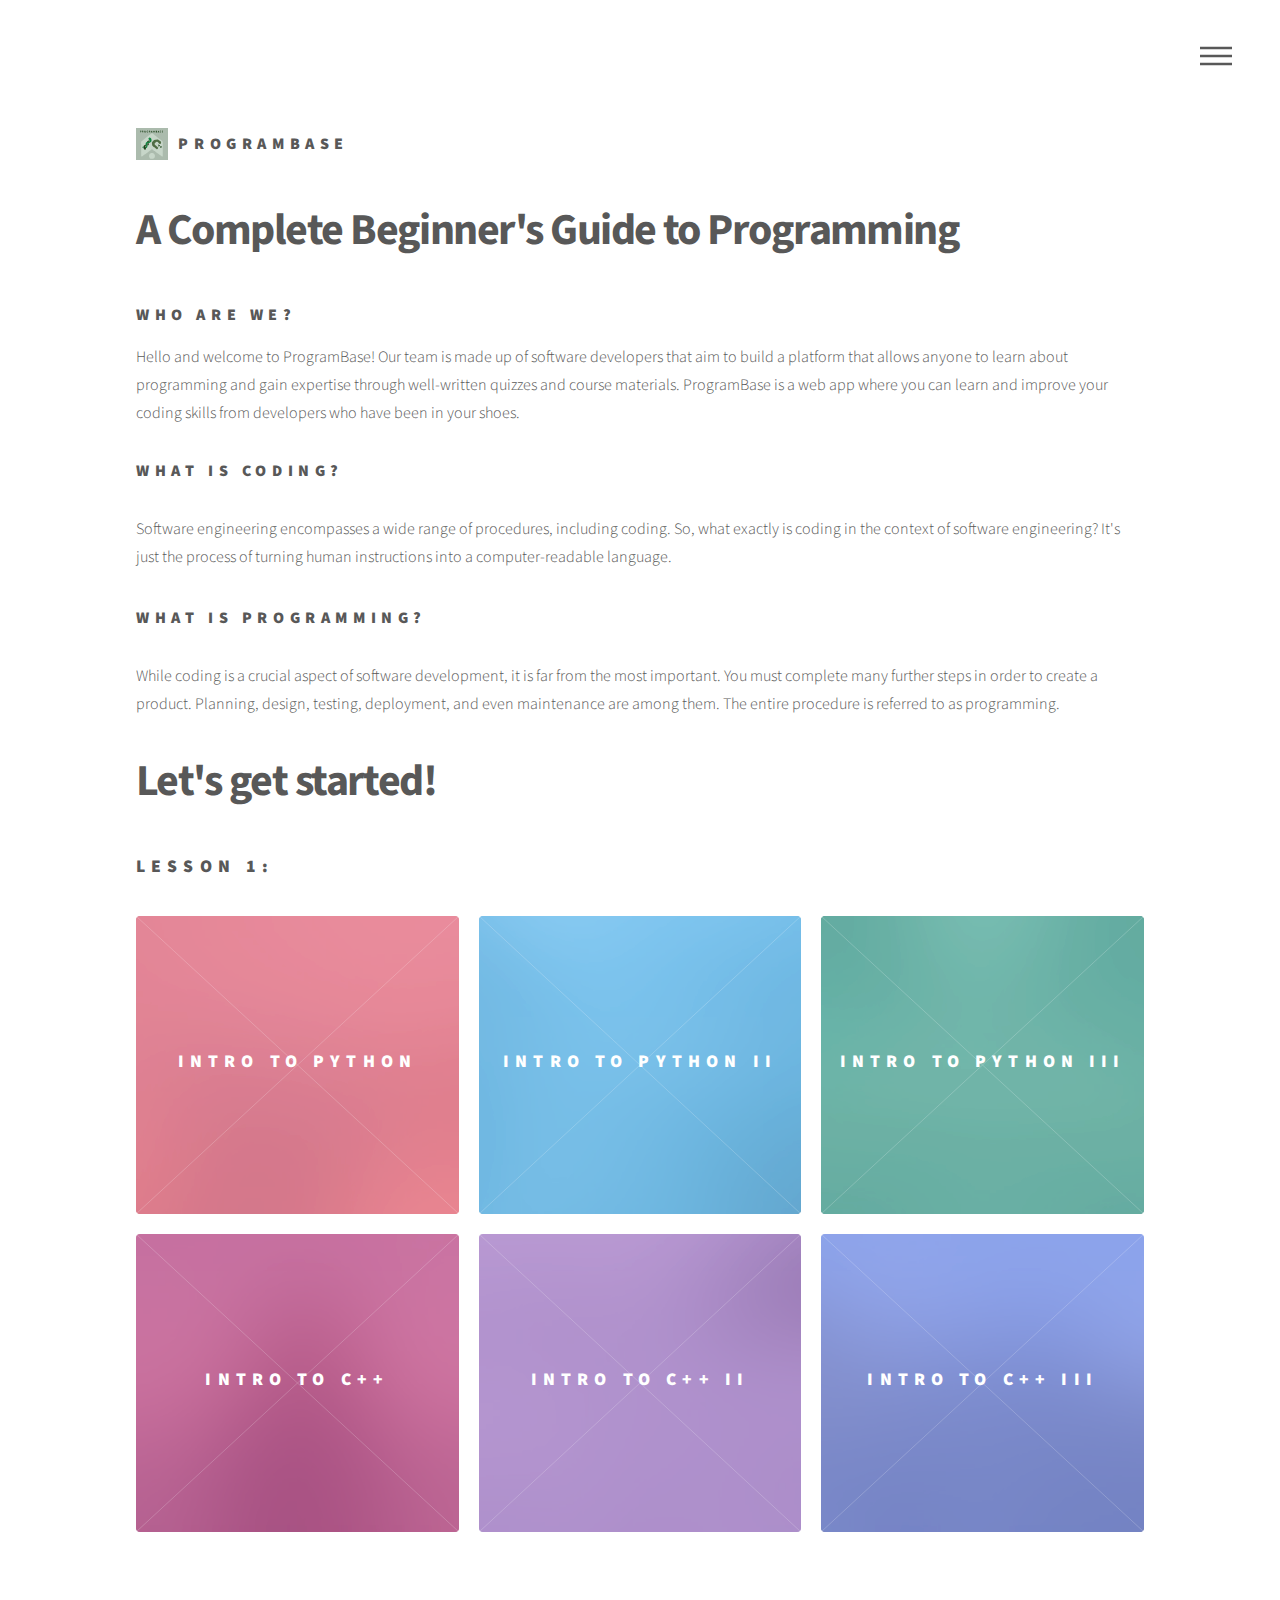
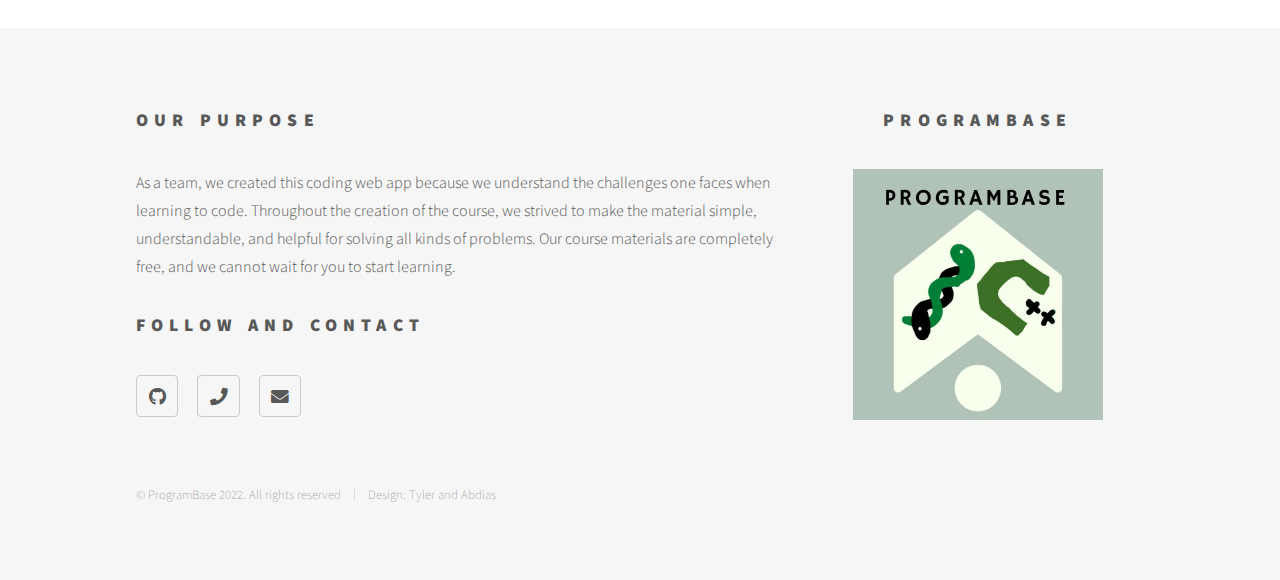
<file: index.html>
<!DOCTYPE HTML>
<!--
	Phantom by HTML5 UP
	html5up.net | @ajlkn
	Free for personal and commercial use under the CCA 3.0 license (html5up.net/license)
-->
<html>
	<head>
		<title> ProgramBase </title>
		<meta charset="utf-8" />
		<meta name="viewport" content="width=device-width, initial-scale=1, user-scalable=no" />
		<link rel="stylesheet" href="assets/css/main.css" />
		<noscript><link rel="stylesheet" href="assets/css/noscript.css" /></noscript>
	</head>
	<body class="is-preload">
		<!-- Wrapper -->
			<div id="wrapper">

				<!-- Header -->
					<header id="header">
						<div class="inner">

							<!-- Logo -->
									<a href="index.html" class="logo">
										<span class="symbol"><img src="images/logo2.svg" alt=""></span><span class="title">ProgramBase </span>
									
								</a>

							<!-- Nav -->
								<nav>
									<ul>
										<li><a href="#menu">Menu</a></li>
									</ul>
								</nav>

						</div>
					</header>

				<!-- Menu -->
					<nav id="menu">
						<h2>Menu</h2>
						<ul>
							<li><a href="index.html">Home</a></li>
							<li><a href="leaderboard.html">Leaderboard</a></li>
						</ul>
					</nav>

				<!-- Main -->
					<div id="main">
						<div class="inner">
							<header>
								<h1>A Complete Beginner's Guide to Programming</h1>
								<h3>Who Are We?</h3>
								<p>Hello and welcome to ProgramBase! Our team is made up of software developers that aim to build a platform that allows anyone to learn about programming and gain expertise through well-written quizzes and course materials. ProgramBase is a web app where you can learn and improve your coding skills from developers who have been in your shoes. </p>
								<h3>What is coding?</h3>
								<p1>Software engineering encompasses a wide range of procedures, including coding. So, what exactly is coding in the context of software engineering? 
									It's just the process of turning human instructions into a computer-readable language.</p1>
								<h2> </h2>
								<h3>What is programming?</h3>
								<p1>While coding is a crucial aspect of software development, it is far from the most important.
									 You must complete many further steps in order to create a product. Planning, design, testing, deployment, and even maintenance are among them.
									 The entire procedure is referred to as programming.</p1>	
								<h2> </h2>	
								<h1>Let's get started! </h1>
								<h2>Lesson 1:</h2>
								<h2> </h2>							
							</header>
							<section class="tiles">
								<article class="style1">
									<span class="image">
										<img src="images/pic01.jpg" alt="" />
									</span>
									<a href="api_connect_test.html?track=1">
										<h2>Intro to Python</h2>
										<div class="content">
											<p>Using numbers and printing in Python</p>
										</div>
									</a>
								</article>
								<article class="style2">
									<span class="image">
										<img src="images/pic02.jpg" alt="" />
									</span>
									<a href="api_connect_test.html?track=2">
										<h2>Intro to Python II</h2>
										<div class="content">
											<p>Variables</p>
										</div>
									</a>
								</article>
								<article class="style3">
									<span class="image">
										<img src="images/pic03.jpg" alt="" />
									</span>
									<a href="api_connect_test.html?track=3">
										<h2>Intro to Python III</h2>
										<div class="content">
											<p>String Indexing</p>
										</div>
									</a>
								</article>
								<article class="style4">
									<span class="image">
										<img src="images/pic04.jpg" alt="" />
									</span>
									<a href="api_connect_test.html?track=4">
										<h2>Intro to C++</h2>
										<div class="content">
											<p>Using using numbers in and printing in C++</p>
										</div>
									</a>
								</article>
								<article class="style5">
									<span class="image">
										<img src="images/pic05.jpg" alt="" />
									</span>
									<a href="api_connect_test.html?track=5">
										<h2>Intro to C++ II</h2>
										<div class="content">
											<p>Math in C++</p>
										</div>
									</a>
								</article>
								<article class="style6">
									<span class="image">
										<img src="images/pic06.jpg" alt="" />
									</span>
									<a href="api_connect_test.html?track=6">
										<h2>Intro to C++ III</h2>
										<div class="content">
											<p>Loops and if statements</p>
										</div>
									</a>
								</article>
							</section>
								
						</div>
					</div>

				<!-- Footer -->
				<footer id="footer">
					<div class="inner">
				
						<section>
							<h2>Our Purpose</h2>
							<p>As a team, we created this coding web app because we understand the challenges one faces when learning to code. Throughout the creation of the course, we strived to make the material simple, understandable, and helpful for solving all kinds of problems. Our course materials are completely free, and we cannot wait for you to start learning.</p>
							<h2>Follow and Contact</h2>
							<ul class="icons">
								<li><a href="https://github.com/HackMerced2022" class="icon brands style2 fa-github" target="_blank"><span class="label">GitHub</span></a></li>
								<li><a href="tel:6038091268" class="icon solid style2 fa-phone"><span class="label">Phone</span></a></li>
								<li><a href="mailto:tylerrussin2@gmail.com" class="icon solid style2 fa-envelope"><span class="label">Email</span></a></li>
							</ul>

							
						</section>

						<section>
							<h2 style="text-align: center;">ProgramBase</h2>
							<img src="images/pic21.jpg" alt="Profile Picture" style="display: block; margin-left: auto; margin-right: auto; width: 80%;">
						</section>
						

						<ul class="copyright">
							<li>&copy; ProgramBase 2022. All rights reserved</li><li>Design: Tyler and Abdias</li>
						</ul>
					</div>
				</footer>

			</div>

		<!-- Scripts -->
			<script src="assets/js/jquery.min.js"></script>
			<script src="assets/js/browser.min.js"></script>
			<script src="assets/js/breakpoints.min.js"></script>
			<script src="assets/js/util.js"></script>
			<script src="assets/js/main.js"></script>

	</body>
</html>
</file>
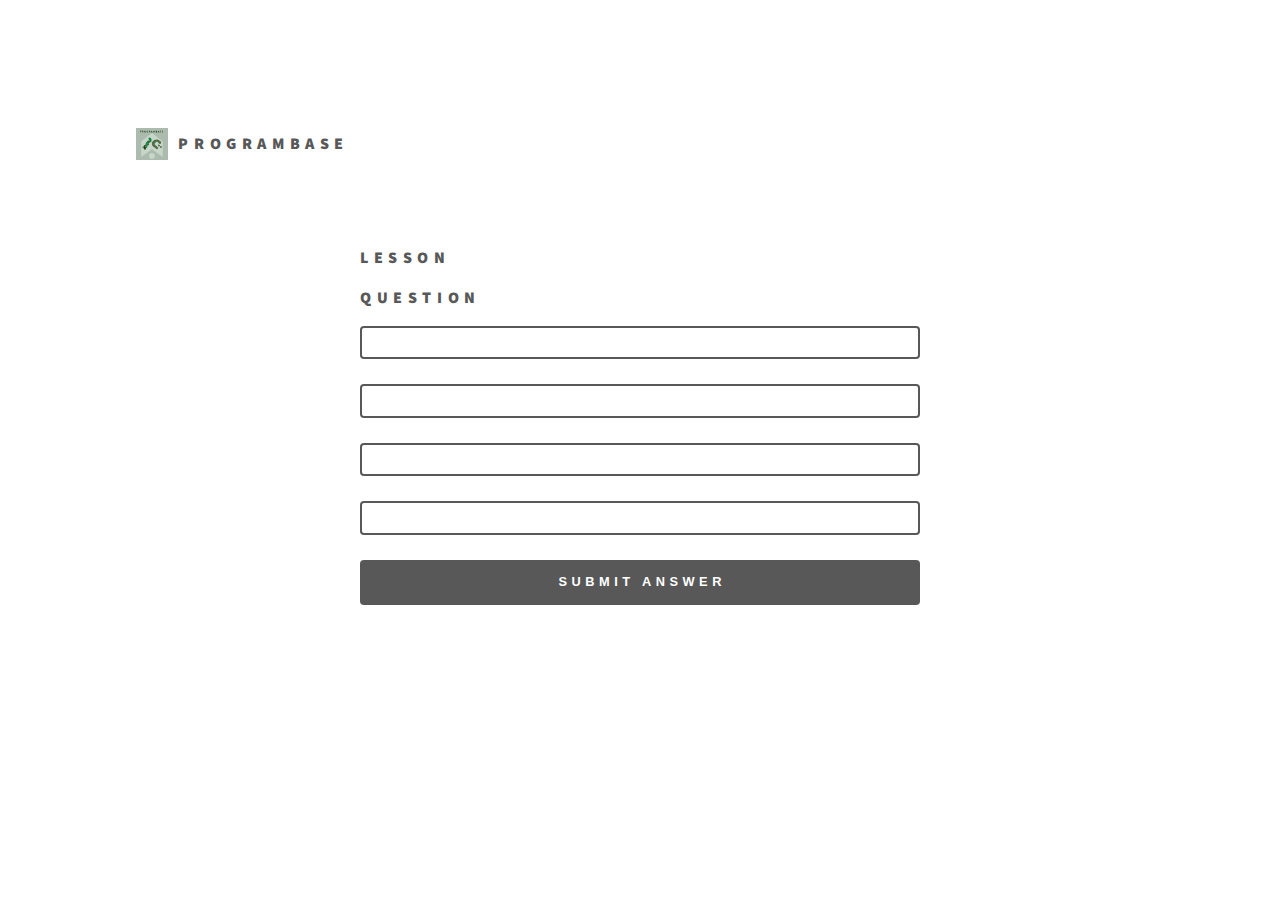
<file: api_connect_test.html>
<!DOCTYPE html>
<html>
  <head>
    <title>routing</title>
		<meta charset="utf-8" />
		<meta name="viewport" content="width=device-width, initial-scale=1, user-scalable=no" />
		<link rel="stylesheet" href="assets/css/main.css" />
		<noscript><link rel="stylesheet" href="assets/css/noscript.css" /></noscript>
  </head>
  <body>
    <div id="wrapper">

      <!-- Header -->
        <header id="header">
          <div class="inner">

            <!-- Logo -->
              <a href="index.html" class="logo">
                <span class="symbol"><img src="images/logo2.svg" alt=""></span><span class="title">ProgramBase </span>
              </a>

          </div>
        </header>
      </div>

    <div id="wrapper2">
      <div id="main">
        <div class="inner">
          <header>
            <h1 id="question_title"></h1>

            <h3>Lesson</h3>
            <p id="question_lesson"></p>

            <h3>Question</h3>
            <p id="question_desc"></p>

            <!-- Hidden results -->
            <h1 id="resultCorrect" class="resultCorrect"></h1>
            <h1 id="resultWrong" class="resultWrong"></h1>
            <h3 id="resultCorrectSub" class="resultCorrect"></h3>

            <button id="question_a" class="button small fit" onclick="changeAnswer('a')"></button>
            <p></p>
            <button id="question_b" class="button small fit" onclick="changeAnswer('b')"></button>
            <p></p>
            <button id="question_c" class="button small fit" onclick="changeAnswer('c')"></button>
            <p></p>
            <button id="question_d" class="button small fit" onclick="changeAnswer('d')"></button>
            <p></p>
            <button id="submitButton" class="submitButton button primary fit">Submit Answer</button>
            <h1></h1>
            <button id="nextButton" class="nextButton button">Next Question</button>
            
          </header>
        </div>
      </div>
    </div>
    <!-- Link to the JavaScript file here: -->
    <script src="assets/js/routing.js"></script>
  </body>
</html>
</file>
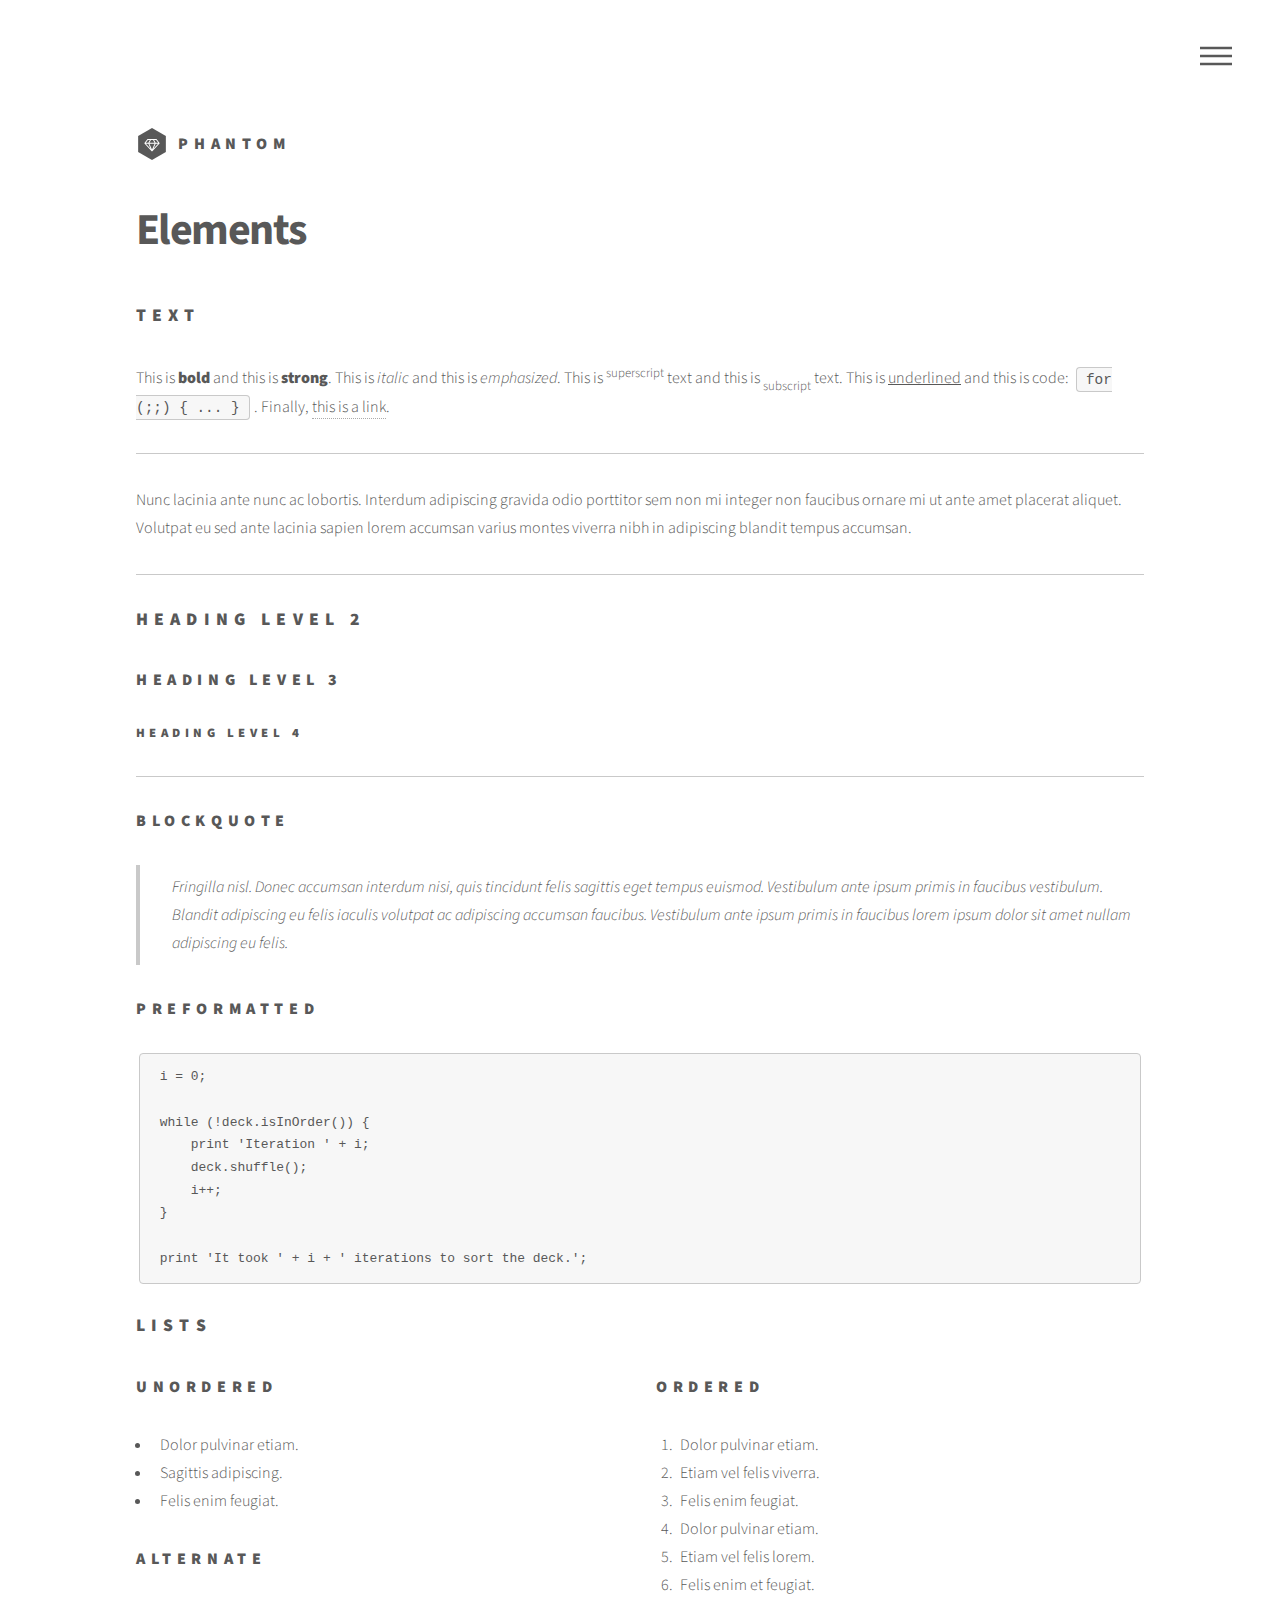
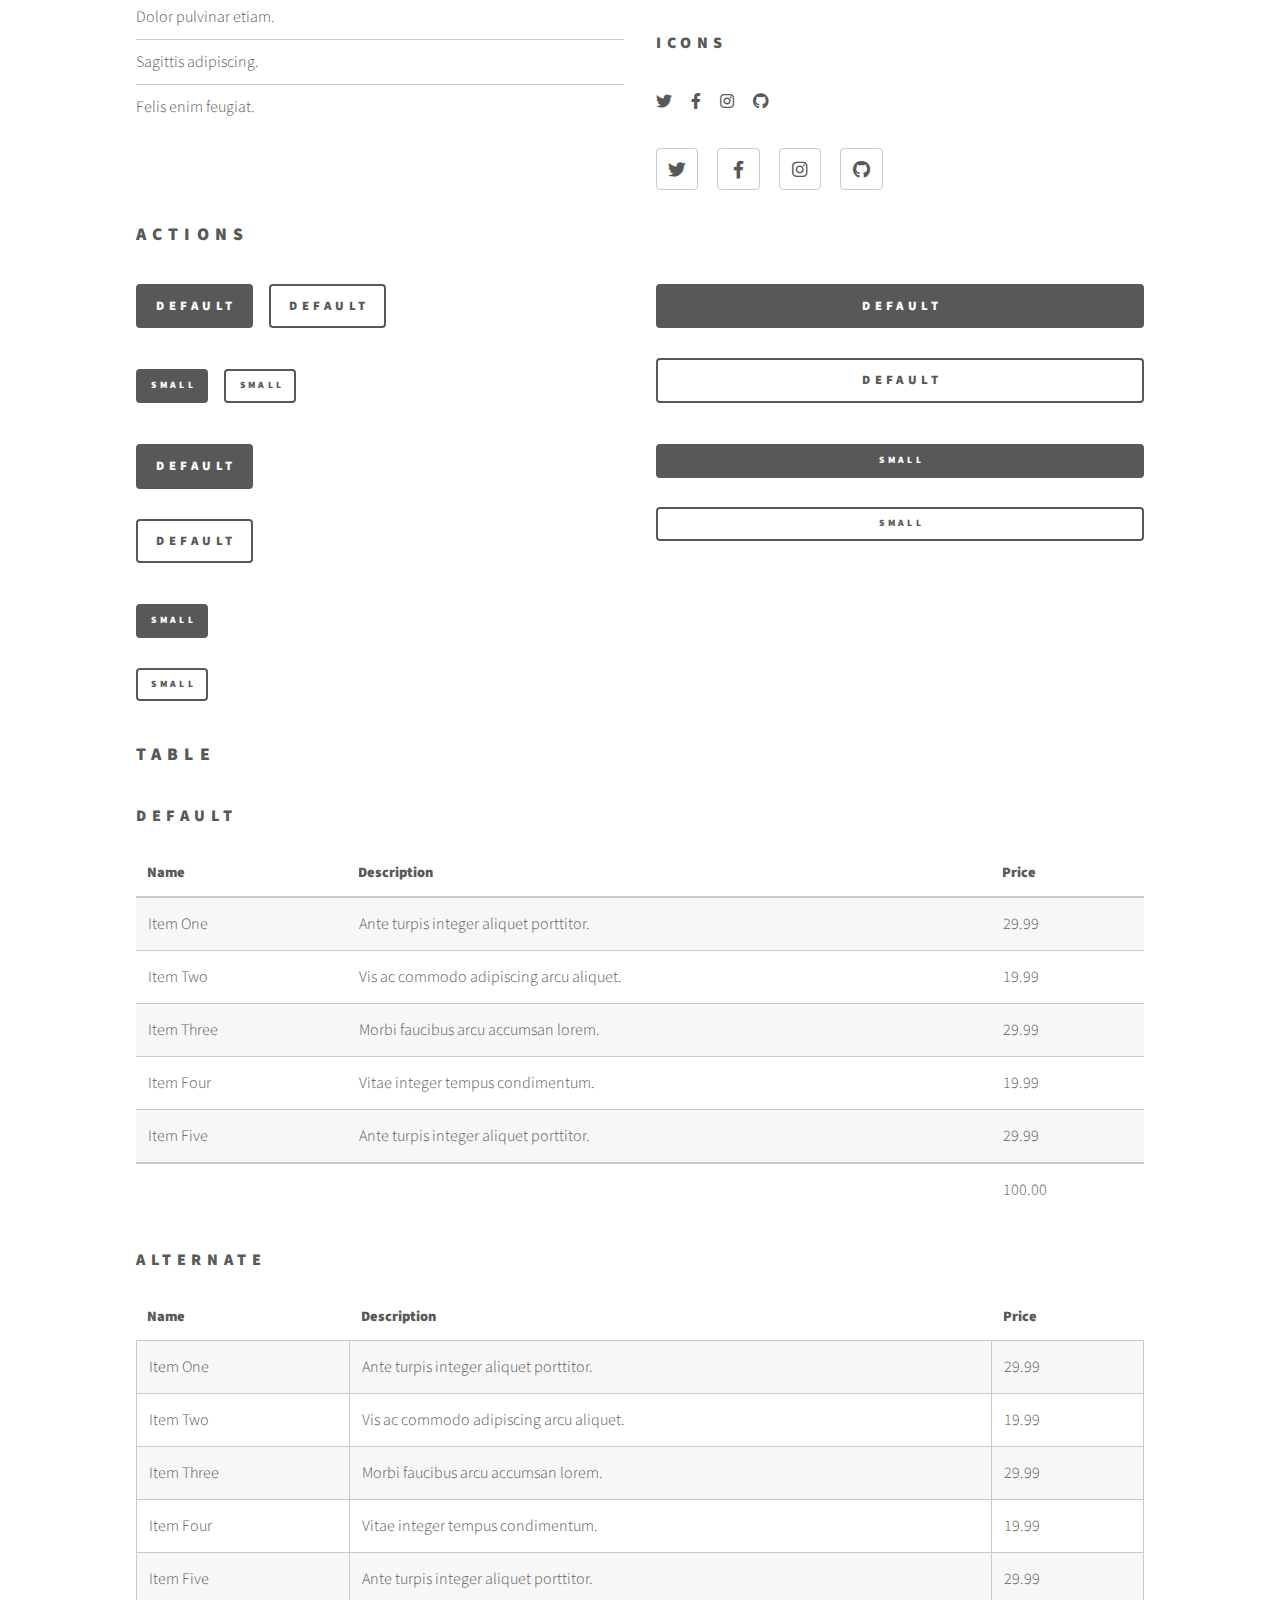
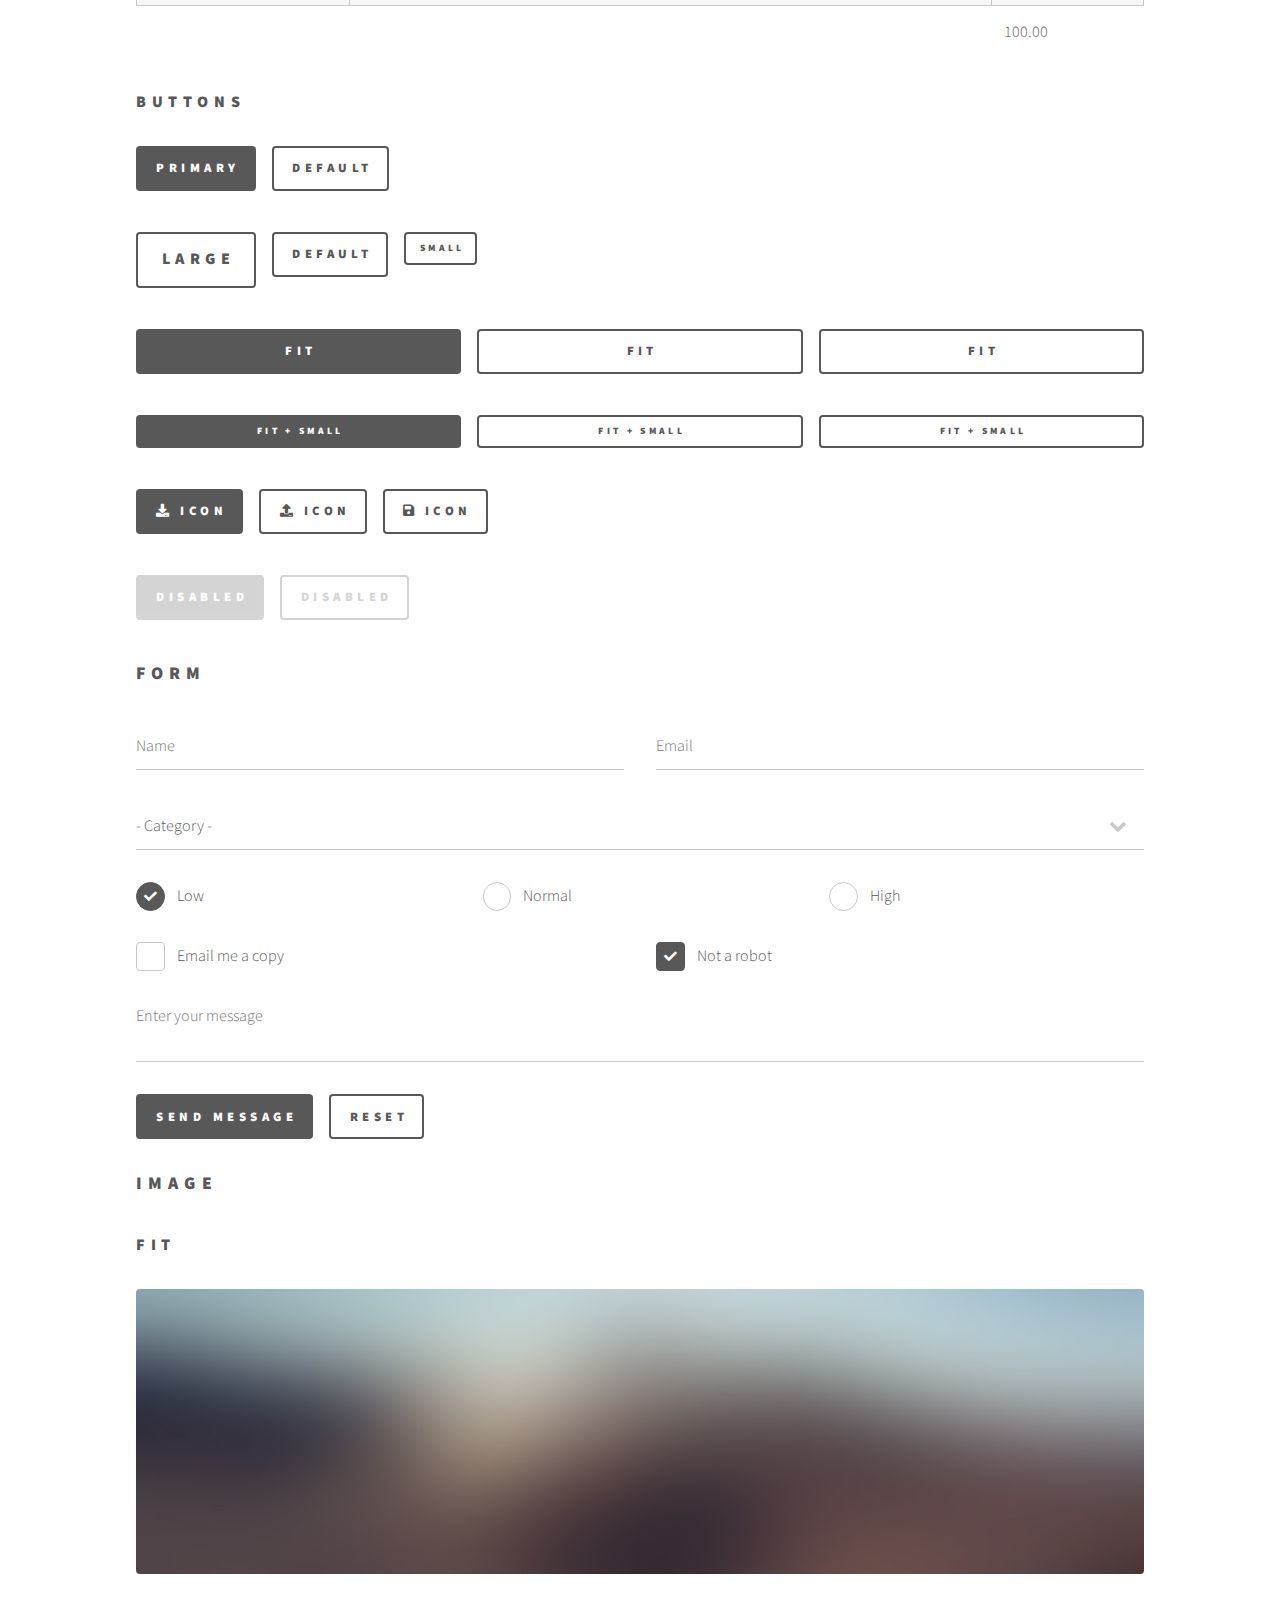
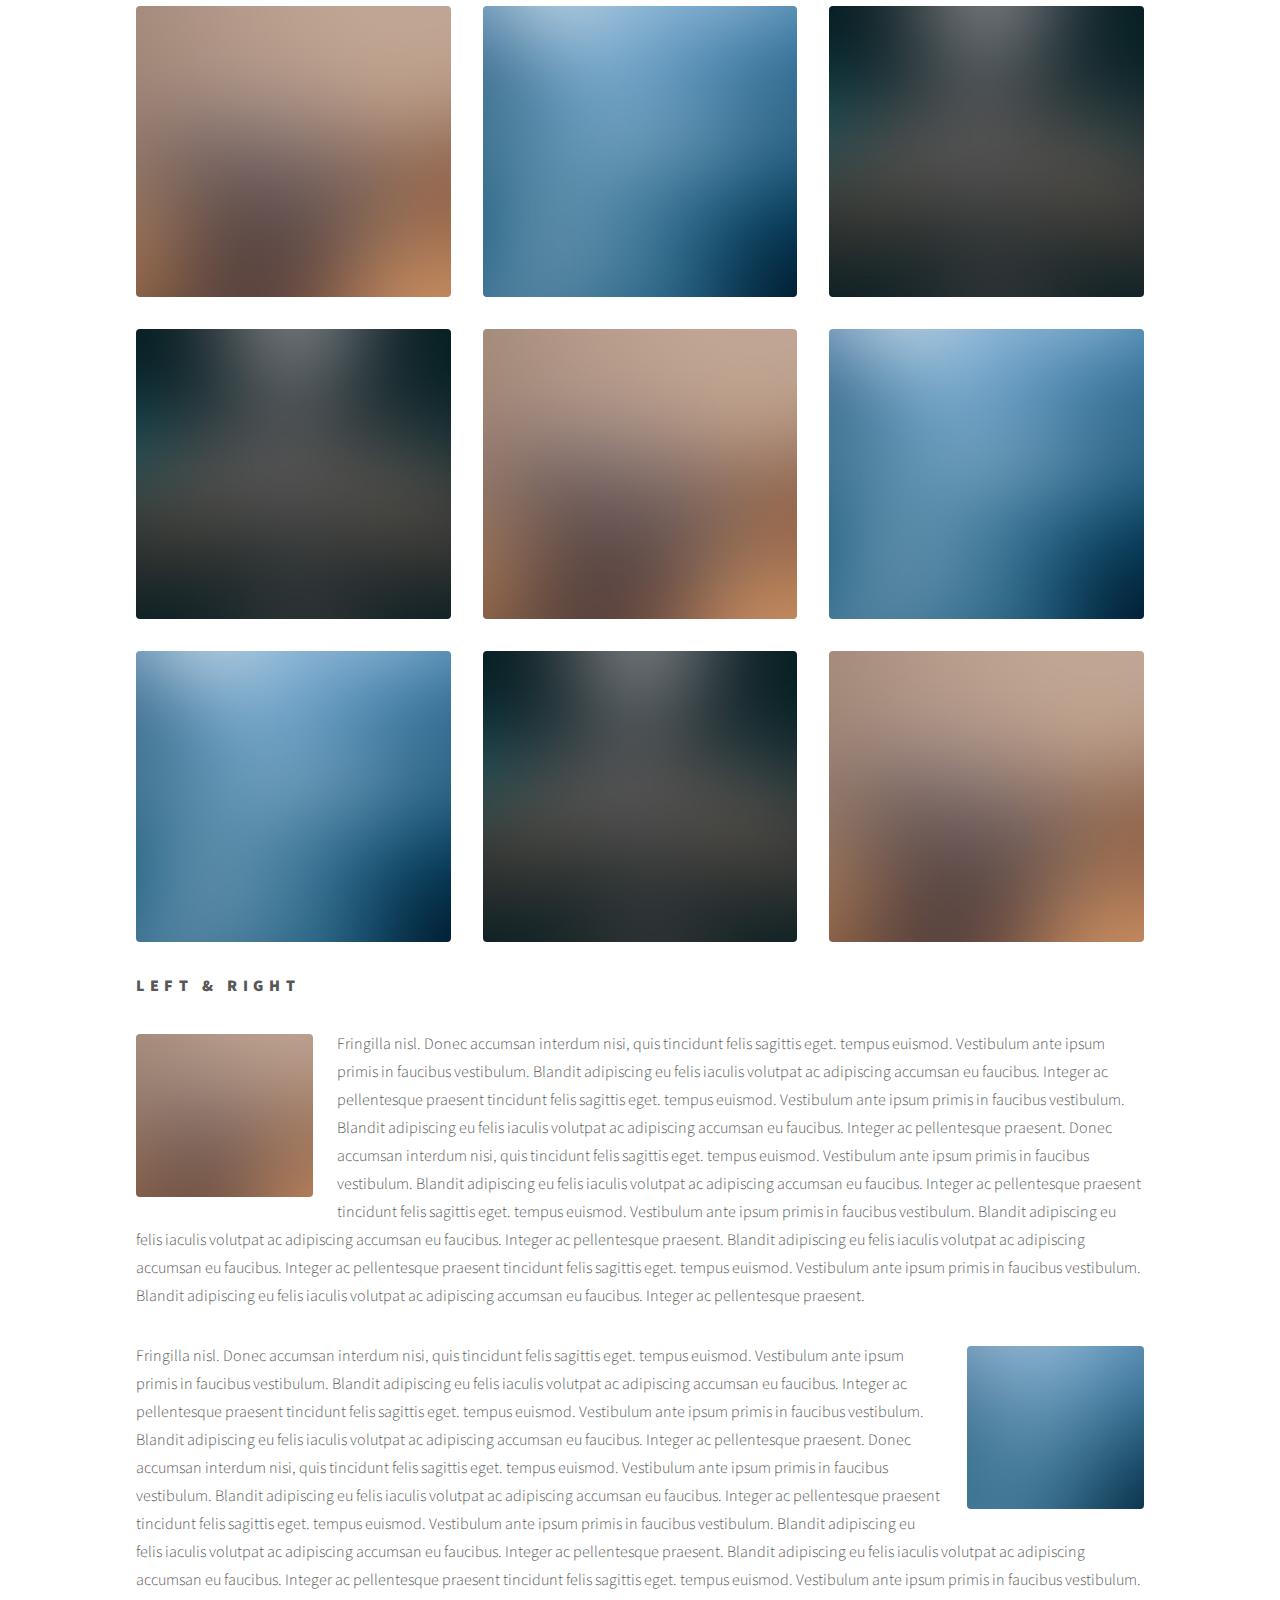
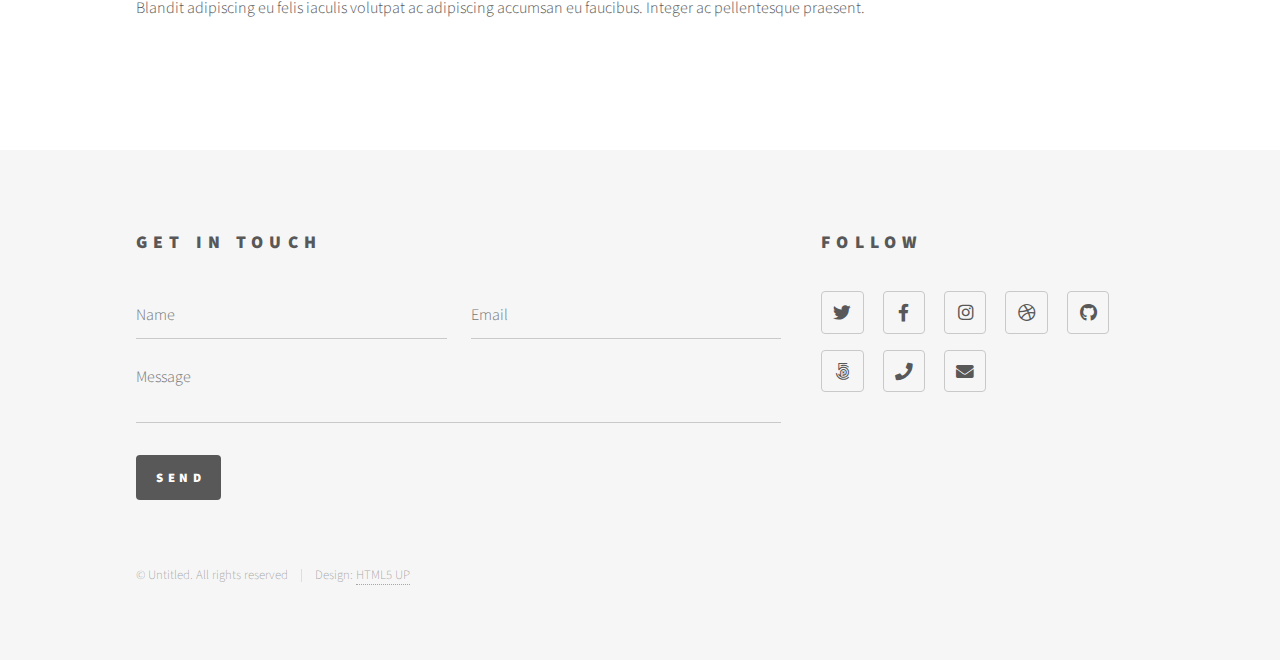
<file: elements.html>
<!DOCTYPE HTML>
<!--
	Phantom by HTML5 UP
	html5up.net | @ajlkn
	Free for personal and commercial use under the CCA 3.0 license (html5up.net/license)
-->
<html>
	<head>
		<title>Elements - Phantom by HTML5 UP</title>
		<meta charset="utf-8" />
		<meta name="viewport" content="width=device-width, initial-scale=1, user-scalable=no" />
		<link rel="stylesheet" href="assets/css/main.css" />
		<noscript><link rel="stylesheet" href="assets/css/noscript.css" /></noscript>
	</head>
	<body class="is-preload">
		<!-- Wrapper -->
			<div id="wrapper">

				<!-- Header -->
					<header id="header">
						<div class="inner">

							<!-- Logo -->
								<a href="index.html" class="logo">
									<span class="symbol"><img src="images/logo.svg" alt="" /></span><span class="title">Phantom</span>
								</a>

							<!-- Nav -->
								<nav>
									<ul>
										<li><a href="#menu">Menu</a></li>
									</ul>
								</nav>

						</div>
					</header>

				<!-- Menu -->
					<nav id="menu">
						<h2>Menu</h2>
						<ul>
							<li><a href="index.html">Home</a></li>
							<li><a href="generic.html">Ipsum veroeros</a></li>
							<li><a href="generic.html">Tempus etiam</a></li>
							<li><a href="generic.html">Consequat dolor</a></li>
							<li><a href="elements.html">Elements</a></li>
						</ul>
					</nav>

				<!-- Main -->
					<div id="main">
						<div class="inner">
							<h1>Elements</h1>

							<!-- Text -->
								<section>
									<h2>Text</h2>
									<p>This is <b>bold</b> and this is <strong>strong</strong>. This is <i>italic</i> and this is <em>emphasized</em>.
									This is <sup>superscript</sup> text and this is <sub>subscript</sub> text.
									This is <u>underlined</u> and this is code: <code>for (;;) { ... }</code>. Finally, <a href="#">this is a link</a>.</p>
									<hr />
									<p>Nunc lacinia ante nunc ac lobortis. Interdum adipiscing gravida odio porttitor sem non mi integer non faucibus ornare mi ut ante amet placerat aliquet. Volutpat eu sed ante lacinia sapien lorem accumsan varius montes viverra nibh in adipiscing blandit tempus accumsan.</p>
									<hr />
									<h2>Heading Level 2</h2>
									<h3>Heading Level 3</h3>
									<h4>Heading Level 4</h4>
									<hr />
									<h3>Blockquote</h3>
									<blockquote>Fringilla nisl. Donec accumsan interdum nisi, quis tincidunt felis sagittis eget tempus euismod. Vestibulum ante ipsum primis in faucibus vestibulum. Blandit adipiscing eu felis iaculis volutpat ac adipiscing accumsan faucibus. Vestibulum ante ipsum primis in faucibus lorem ipsum dolor sit amet nullam adipiscing eu felis.</blockquote>
									<h3>Preformatted</h3>
									<pre><code>i = 0;

while (!deck.isInOrder()) {
    print 'Iteration ' + i;
    deck.shuffle();
    i++;
}

print 'It took ' + i + ' iterations to sort the deck.';</code></pre>
								</section>

							<!-- Lists -->
								<section>
									<h2>Lists</h2>
									<div class="row">
										<div class="col-6 col-12-medium">
											<h3>Unordered</h3>
											<ul>
												<li>Dolor pulvinar etiam.</li>
												<li>Sagittis adipiscing.</li>
												<li>Felis enim feugiat.</li>
											</ul>
											<h3>Alternate</h3>
											<ul class="alt">
												<li>Dolor pulvinar etiam.</li>
												<li>Sagittis adipiscing.</li>
												<li>Felis enim feugiat.</li>
											</ul>
										</div>
										<div class="col-6 col-12-medium">
											<h3>Ordered</h3>
											<ol>
												<li>Dolor pulvinar etiam.</li>
												<li>Etiam vel felis viverra.</li>
												<li>Felis enim feugiat.</li>
												<li>Dolor pulvinar etiam.</li>
												<li>Etiam vel felis lorem.</li>
												<li>Felis enim et feugiat.</li>
											</ol>
											<h3>Icons</h3>
											<ul class="icons">
												<li><a href="#" class="icon brands style1 fa-twitter"><span class="label">Twitter</span></a></li>
												<li><a href="#" class="icon brands style1 fa-facebook-f"><span class="label">Facebook</span></a></li>
												<li><a href="#" class="icon brands style1 fa-instagram"><span class="label">Instagram</span></a></li>
												<li><a href="#" class="icon brands style1 fa-github"><span class="label">Github</span></a></li>
											</ul>
											<ul class="icons">
												<li><a href="#" class="icon brands style2 fa-twitter"><span class="label">Twitter</span></a></li>
												<li><a href="#" class="icon brands style2 fa-facebook-f"><span class="label">Facebook</span></a></li>
												<li><a href="#" class="icon brands style2 fa-instagram"><span class="label">Instagram</span></a></li>
												<li><a href="#" class="icon brands style2 fa-github"><span class="label">Github</span></a></li>
											</ul>
										</div>
									</div>
									<h2>Actions</h2>
									<div class="row">
										<div class="col-6 col-12-medium">
											<ul class="actions">
												<li><a href="#" class="button primary">Default</a></li>
												<li><a href="#" class="button">Default</a></li>
											</ul>
											<ul class="actions small">
												<li><a href="#" class="button primary small">Small</a></li>
												<li><a href="#" class="button small">Small</a></li>
											</ul>
											<ul class="actions stacked">
												<li><a href="#" class="button primary">Default</a></li>
												<li><a href="#" class="button">Default</a></li>
											</ul>
											<ul class="actions stacked">
												<li><a href="#" class="button primary small">Small</a></li>
												<li><a href="#" class="button small">Small</a></li>
											</ul>
										</div>
										<div class="col-6 col-12-medium">
											<ul class="actions stacked">
												<li><a href="#" class="button primary fit">Default</a></li>
												<li><a href="#" class="button fit">Default</a></li>
											</ul>
											<ul class="actions stacked">
												<li><a href="#" class="button primary small fit">Small</a></li>
												<li><a href="#" class="button small fit">Small</a></li>
											</ul>
										</div>
									</div>
								</section>

							<!-- Table -->
								<section>
									<h2>Table</h2>
									<h3>Default</h3>
									<div class="table-wrapper">
										<table>
											<thead>
												<tr>
													<th>Name</th>
													<th>Description</th>
													<th>Price</th>
												</tr>
											</thead>
											<tbody>
												<tr>
													<td>Item One</td>
													<td>Ante turpis integer aliquet porttitor.</td>
													<td>29.99</td>
												</tr>
												<tr>
													<td>Item Two</td>
													<td>Vis ac commodo adipiscing arcu aliquet.</td>
													<td>19.99</td>
												</tr>
												<tr>
													<td>Item Three</td>
													<td> Morbi faucibus arcu accumsan lorem.</td>
													<td>29.99</td>
												</tr>
												<tr>
													<td>Item Four</td>
													<td>Vitae integer tempus condimentum.</td>
													<td>19.99</td>
												</tr>
												<tr>
													<td>Item Five</td>
													<td>Ante turpis integer aliquet porttitor.</td>
													<td>29.99</td>
												</tr>
											</tbody>
											<tfoot>
												<tr>
													<td colspan="2"></td>
													<td>100.00</td>
												</tr>
											</tfoot>
										</table>
									</div>

									<h3>Alternate</h3>
									<div class="table-wrapper">
										<table class="alt">
											<thead>
												<tr>
													<th>Name</th>
													<th>Description</th>
													<th>Price</th>
												</tr>
											</thead>
											<tbody>
												<tr>
													<td>Item One</td>
													<td>Ante turpis integer aliquet porttitor.</td>
													<td>29.99</td>
												</tr>
												<tr>
													<td>Item Two</td>
													<td>Vis ac commodo adipiscing arcu aliquet.</td>
													<td>19.99</td>
												</tr>
												<tr>
													<td>Item Three</td>
													<td> Morbi faucibus arcu accumsan lorem.</td>
													<td>29.99</td>
												</tr>
												<tr>
													<td>Item Four</td>
													<td>Vitae integer tempus condimentum.</td>
													<td>19.99</td>
												</tr>
												<tr>
													<td>Item Five</td>
													<td>Ante turpis integer aliquet porttitor.</td>
													<td>29.99</td>
												</tr>
											</tbody>
											<tfoot>
												<tr>
													<td colspan="2"></td>
													<td>100.00</td>
												</tr>
											</tfoot>
										</table>
									</div>
								</section>

							<!-- Buttons -->
								<section>
									<h3>Buttons</h3>
									<ul class="actions">
										<li><a href="#" class="button primary">Primary</a></li>
										<li><a href="#" class="button">Default</a></li>
									</ul>
									<ul class="actions">
										<li><a href="#" class="button large">Large</a></li>
										<li><a href="#" class="button">Default</a></li>
										<li><a href="#" class="button small">Small</a></li>
									</ul>
									<ul class="actions fit">
										<li><a href="#" class="button primary fit">Fit</a></li>
										<li><a href="#" class="button fit">Fit</a></li>
										<li><a href="#" class="button fit">Fit</a></li>
									</ul>
									<ul class="actions fit small">
										<li><a href="#" class="button primary fit small">Fit + Small</a></li>
										<li><a href="#" class="button fit small">Fit + Small</a></li>
										<li><a href="#" class="button fit small">Fit + Small</a></li>
									</ul>
									<ul class="actions">
										<li><a href="#" class="button primary icon solid fa-download">Icon</a></li>
										<li><a href="#" class="button icon solid fa-upload">Icon</a></li>
										<li><a href="#" class="button icon solid fa-save">Icon</a></li>
									</ul>
									<ul class="actions">
										<li><span class="button primary disabled">Disabled</span></li>
										<li><span class="button disabled">Disabled</span></li>
									</ul>
								</section>

							<!-- Form -->
								<section>
									<h2>Form</h2>
									<form method="post" action="#">
										<div class="row gtr-uniform">
											<div class="col-6 col-12-xsmall">
												<input type="text" name="demo-name" id="demo-name" value="" placeholder="Name" />
											</div>
											<div class="col-6 col-12-xsmall">
												<input type="email" name="demo-email" id="demo-email" value="" placeholder="Email" />
											</div>
											<div class="col-12">
												<select name="demo-category" id="demo-category">
													<option value="">- Category -</option>
													<option value="1">Manufacturing</option>
													<option value="1">Shipping</option>
													<option value="1">Administration</option>
													<option value="1">Human Resources</option>
												</select>
											</div>
											<div class="col-4 col-12-small">
												<input type="radio" id="demo-priority-low" name="demo-priority" checked>
												<label for="demo-priority-low">Low</label>
											</div>
											<div class="col-4 col-12-small">
												<input type="radio" id="demo-priority-normal" name="demo-priority">
												<label for="demo-priority-normal">Normal</label>
											</div>
											<div class="col-4 col-12-small">
												<input type="radio" id="demo-priority-high" name="demo-priority">
												<label for="demo-priority-high">High</label>
											</div>
											<div class="col-6 col-12-small">
												<input type="checkbox" id="demo-copy" name="demo-copy">
												<label for="demo-copy">Email me a copy</label>
											</div>
											<div class="col-6 col-12-small">
												<input type="checkbox" id="demo-human" name="demo-human" checked>
												<label for="demo-human">Not a robot</label>
											</div>
											<div class="col-12">
												<textarea name="demo-message" id="demo-message" placeholder="Enter your message" rows="6"></textarea>
											</div>
											<div class="col-12">
												<ul class="actions">
													<li><input type="submit" value="Send Message" class="primary" /></li>
													<li><input type="reset" value="Reset" /></li>
												</ul>
											</div>
										</div>
									</form>
								</section>

							<!-- Image -->
								<section>
									<h2>Image</h2>
									<h3>Fit</h3>
									<div class="box alt">
										<div class="row gtr-uniform">
											<div class="col-12"><span class="image fit"><img src="images/pic13.jpg" alt="" /></span></div>
											<div class="col-4"><span class="image fit"><img src="images/pic01.jpg" alt="" /></span></div>
											<div class="col-4"><span class="image fit"><img src="images/pic02.jpg" alt="" /></span></div>
											<div class="col-4"><span class="image fit"><img src="images/pic03.jpg" alt="" /></span></div>
											<div class="col-4"><span class="image fit"><img src="images/pic03.jpg" alt="" /></span></div>
											<div class="col-4"><span class="image fit"><img src="images/pic01.jpg" alt="" /></span></div>
											<div class="col-4"><span class="image fit"><img src="images/pic02.jpg" alt="" /></span></div>
											<div class="col-4"><span class="image fit"><img src="images/pic02.jpg" alt="" /></span></div>
											<div class="col-4"><span class="image fit"><img src="images/pic03.jpg" alt="" /></span></div>
											<div class="col-4"><span class="image fit"><img src="images/pic01.jpg" alt="" /></span></div>
										</div>
									</div>
									<h3>Left &amp; Right</h3>
									<p><span class="image left"><img src="images/pic14.jpg" alt="" /></span>Fringilla nisl. Donec accumsan interdum nisi, quis tincidunt felis sagittis eget. tempus euismod. Vestibulum ante ipsum primis in faucibus vestibulum. Blandit adipiscing eu felis iaculis volutpat ac adipiscing accumsan eu faucibus. Integer ac pellentesque praesent tincidunt felis sagittis eget. tempus euismod. Vestibulum ante ipsum primis in faucibus vestibulum. Blandit adipiscing eu felis iaculis volutpat ac adipiscing accumsan eu faucibus. Integer ac pellentesque praesent. Donec accumsan interdum nisi, quis tincidunt felis sagittis eget. tempus euismod. Vestibulum ante ipsum primis in faucibus vestibulum. Blandit adipiscing eu felis iaculis volutpat ac adipiscing accumsan eu faucibus. Integer ac pellentesque praesent tincidunt felis sagittis eget. tempus euismod. Vestibulum ante ipsum primis in faucibus vestibulum. Blandit adipiscing eu felis iaculis volutpat ac adipiscing accumsan eu faucibus. Integer ac pellentesque praesent. Blandit adipiscing eu felis iaculis volutpat ac adipiscing accumsan eu faucibus. Integer ac pellentesque praesent tincidunt felis sagittis eget. tempus euismod. Vestibulum ante ipsum primis in faucibus vestibulum. Blandit adipiscing eu felis iaculis volutpat ac adipiscing accumsan eu faucibus. Integer ac pellentesque praesent.</p>
									<p><span class="image right"><img src="images/pic15.jpg" alt="" /></span>Fringilla nisl. Donec accumsan interdum nisi, quis tincidunt felis sagittis eget. tempus euismod. Vestibulum ante ipsum primis in faucibus vestibulum. Blandit adipiscing eu felis iaculis volutpat ac adipiscing accumsan eu faucibus. Integer ac pellentesque praesent tincidunt felis sagittis eget. tempus euismod. Vestibulum ante ipsum primis in faucibus vestibulum. Blandit adipiscing eu felis iaculis volutpat ac adipiscing accumsan eu faucibus. Integer ac pellentesque praesent. Donec accumsan interdum nisi, quis tincidunt felis sagittis eget. tempus euismod. Vestibulum ante ipsum primis in faucibus vestibulum. Blandit adipiscing eu felis iaculis volutpat ac adipiscing accumsan eu faucibus. Integer ac pellentesque praesent tincidunt felis sagittis eget. tempus euismod. Vestibulum ante ipsum primis in faucibus vestibulum. Blandit adipiscing eu felis iaculis volutpat ac adipiscing accumsan eu faucibus. Integer ac pellentesque praesent. Blandit adipiscing eu felis iaculis volutpat ac adipiscing accumsan eu faucibus. Integer ac pellentesque praesent tincidunt felis sagittis eget. tempus euismod. Vestibulum ante ipsum primis in faucibus vestibulum. Blandit adipiscing eu felis iaculis volutpat ac adipiscing accumsan eu faucibus. Integer ac pellentesque praesent.</p>
								</section>

						</div>
					</div>

				<!-- Footer -->
					<footer id="footer">
						<div class="inner">
							<section>
								<h2>Get in touch</h2>
								<form method="post" action="#">
									<div class="fields">
										<div class="field half">
											<input type="text" name="name" id="name" placeholder="Name" />
										</div>
										<div class="field half">
											<input type="email" name="email" id="email" placeholder="Email" />
										</div>
										<div class="field">
											<textarea name="message" id="message" placeholder="Message"></textarea>
										</div>
									</div>
									<ul class="actions">
										<li><input type="submit" value="Send" class="primary" /></li>
									</ul>
								</form>
							</section>
							<section>
								<h2>Follow</h2>
								<ul class="icons">
									<li><a href="#" class="icon brands style2 fa-twitter"><span class="label">Twitter</span></a></li>
									<li><a href="#" class="icon brands style2 fa-facebook-f"><span class="label">Facebook</span></a></li>
									<li><a href="#" class="icon brands style2 fa-instagram"><span class="label">Instagram</span></a></li>
									<li><a href="#" class="icon brands style2 fa-dribbble"><span class="label">Dribbble</span></a></li>
									<li><a href="#" class="icon brands style2 fa-github"><span class="label">GitHub</span></a></li>
									<li><a href="#" class="icon brands style2 fa-500px"><span class="label">500px</span></a></li>
									<li><a href="#" class="icon solid style2 fa-phone"><span class="label">Phone</span></a></li>
									<li><a href="#" class="icon solid style2 fa-envelope"><span class="label">Email</span></a></li>
								</ul>
							</section>
							<ul class="copyright">
								<li>&copy; Untitled. All rights reserved</li><li>Design: <a href="http://html5up.net">HTML5 UP</a></li>
							</ul>
						</div>
					</footer>

			</div>

		<!-- Scripts -->
			<script src="assets/js/jquery.min.js"></script>
			<script src="assets/js/browser.min.js"></script>
			<script src="assets/js/breakpoints.min.js"></script>
			<script src="assets/js/util.js"></script>
			<script src="assets/js/main.js"></script>

	</body>
</html>
</file>
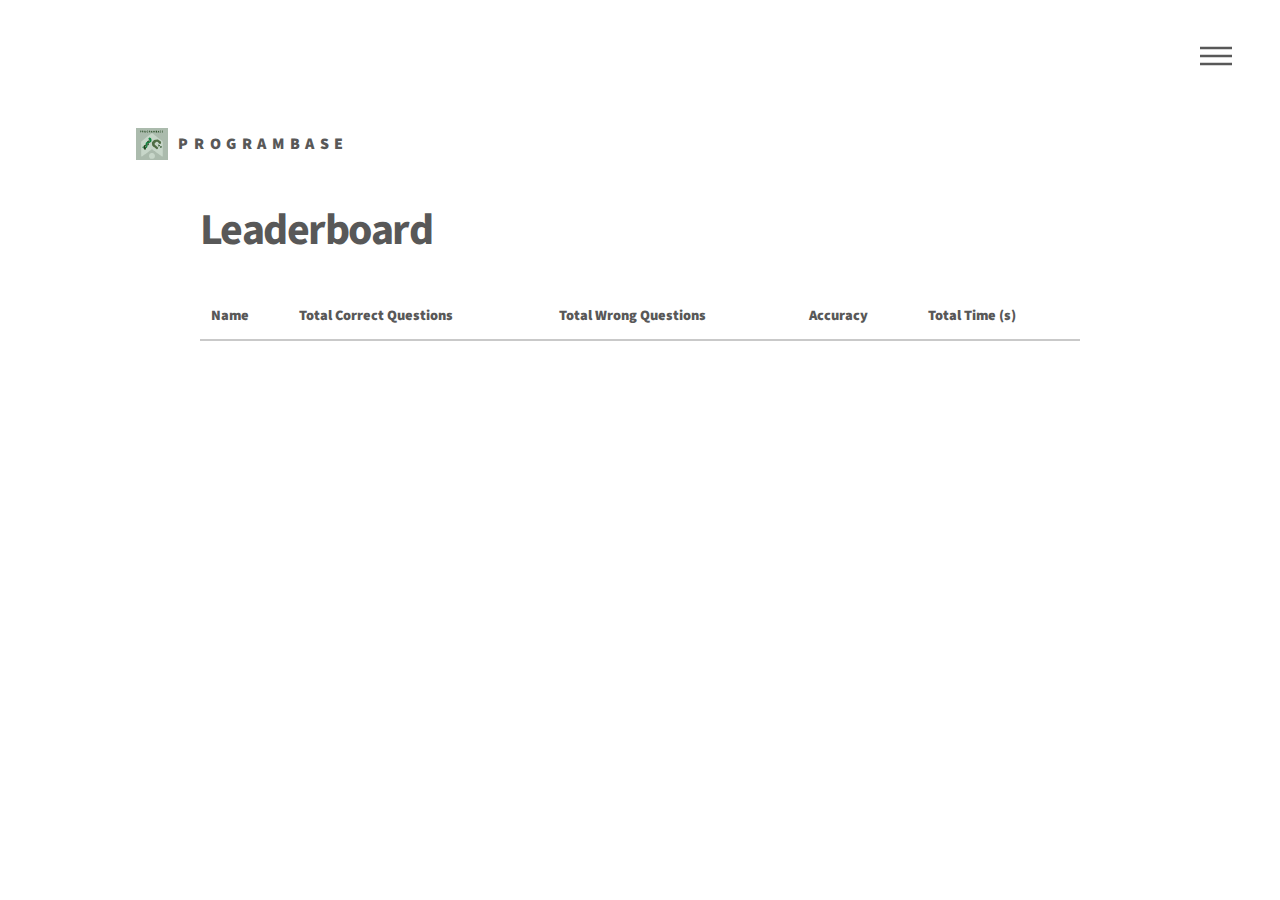
<file: leaderboard.html>
<!DOCTYPE html>
<html>
  <head>
    <title>routing</title>
		<meta charset="utf-8" />
		<meta name="viewport" content="width=device-width, initial-scale=1, user-scalable=no" />
		<link rel="stylesheet" href="assets/css/main.css" />
		<noscript><link rel="stylesheet" href="assets/css/noscript.css" /></noscript>
  </head>
  <body>
    <div id="wrapper">

      <!-- Header -->
        <header id="header">
          <div class="inner">

            <!-- Logo -->
            <a href="index.html" class="logo">
            <span class="symbol"><img src="images/logo2.svg" alt=""></span><span class="title">ProgramBase </span>
            </a>
            <!-- Nav -->
            <nav>
                <ul>
                    <li><a href="#menu">Menu</a></li>
                </ul>
            </nav>
          </div>
        </header>
            <!-- Menu -->
            <nav id="menu">
                <h2>Menu</h2>
                <ul>
                    <li><a href="index.html">Home</a></li>
                    <li><a href="api_connect_test.html?track=one">API Connect Test</a></li>
                    <li><a href="about.html">About Us</a></li>
                </ul>
            </nav>
      </div>

    <div id="wrapper3">
      <div id="main">
        <div class="inner">
          <header>
            
            <h1>Leaderboard</h1>
            <div class="table-wrapper">
                <table id="leaderboard">
                    <thead>
                        <tr>
                            <th>Name</th>
                            <th>Total Correct Questions</th>
                            <th>Total Wrong Questions</th>
                            <th>Accuracy</th>
                            <th>Total Time (s)</th>
                        </tr>
                    </thead>
                    <tbody>
                        <!-- To Be Populated -->
                    </tbody>
                </table>
            </div>

          </header>
        </div>
      </div>
    </div>
    <!-- Link to the JavaScript file here: -->
    <script src="assets/js/leaderboard.js"></script>
    <!-- Scripts -->
    <script src="assets/js/jquery.min.js"></script>
    <script src="assets/js/browser.min.js"></script>
    <script src="assets/js/breakpoints.min.js"></script>
    <script src="assets/js/util.js"></script>
    <script src="assets/js/main.js"></script>
  </body>
</html>
</file>
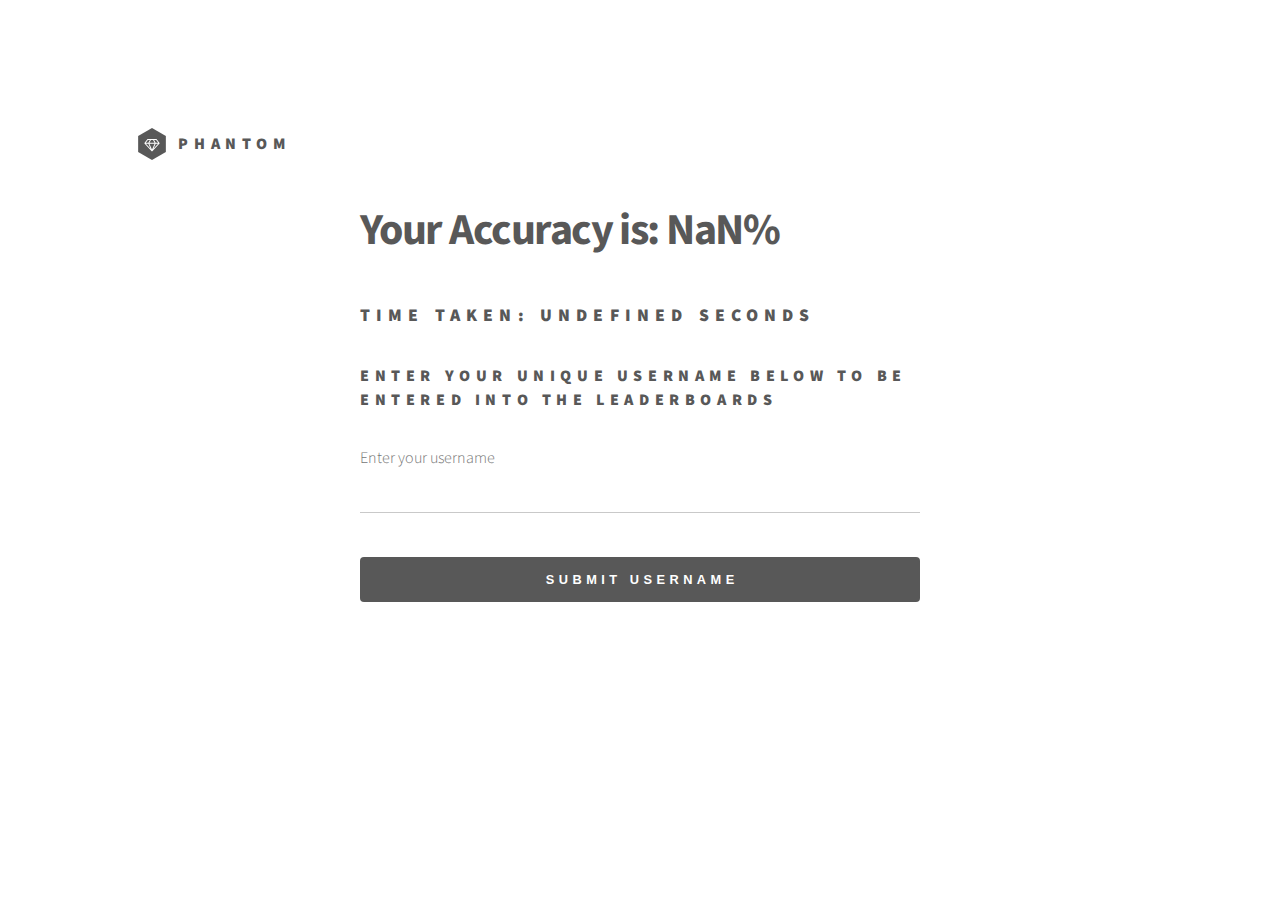
<file: results.html>
<!DOCTYPE html>
<html>
  <head>
    <title>routing</title>
		<meta charset="utf-8" />
		<meta name="viewport" content="width=device-width, initial-scale=1, user-scalable=no" />
		<link rel="stylesheet" href="assets/css/main.css" />
		<noscript><link rel="stylesheet" href="assets/css/noscript.css" /></noscript>
  </head>
  <body>
    <div id="wrapper">

      <!-- Header -->
        <header id="header">
          <div class="inner">

            <!-- Logo -->
              <a href="index.html" class="logo">
                <span class="symbol"><img src="images/logo.svg" alt="" /></span><span class="title">Phantom</span>
              </a>

          </div>
        </header>
      </div>

    <div id="wrapper2">
      <div id="main">
        <div class="inner">
          <header>
            <h1 id="userScore"></h1>
            <h2 id="userTime"></h2>
            <h3>Enter your unique username below to be entered into the leaderboards</h3>
     
            <div class="textarea-wrapper">
                    <textarea  maxlength="20" name="demo-message" id="TextUsername" placeholder="Enter your username" rows="1" style="overflow: hidden; resize: none; height: 69px;"></textarea>
            </div>
            <h1></h1>
            <button class="button primary fit" onclick="getUsername()">Submit Username</button>
     

          </header>
        </div>
      </div>
    </div>
    <!-- Link to the JavaScript file here: -->
    <script src="assets/js/results.js"></script>
  </body>
</html>
</file>
<file: assets/css/noscript.css>
/*
	Phantom by HTML5 UP
	html5up.net | @ajlkn
	Free for personal and commercial use under the CCA 3.0 license (html5up.net/license)
*/

/* Tiles */

	body.is-preload .tiles article {
		-moz-transform: none;
		-webkit-transform: none;
		-ms-transform: none;
		transform: none;
		opacity: 1;
	}
</file>
<file: assets/css/main.css>
@import url(fontawesome-all.min.css);
@import url("https://fonts.googleapis.com/css?family=Source+Sans+Pro:300,700,900");

/*
	Phantom by HTML5 UP
	html5up.net | @ajlkn
	Free for personal and commercial use under the CCA 3.0 license (html5up.net/license)
*/

html, body, div, span, applet, object,
iframe, h1, h2, h3, h4, h5, h6, p, blockquote,
pre, a, abbr, acronym, address, big, cite,
code, del, dfn, em, img, ins, kbd, q, s, samp,
small, strike, strong, sub, sup, tt, var, b,
u, i, center, dl, dt, dd, ol, ul, li, fieldset,
form, label, legend, table, caption, tbody,
tfoot, thead, tr, th, td, article, aside,
canvas, details, embed, figure, figcaption,
footer, header, hgroup, menu, nav, output, ruby,
section, summary, time, mark, audio, video {
	margin: 0;
	padding: 0;
	border: 0;
	font-size: 100%;
	font: inherit;
	vertical-align: baseline;}

article, aside, details, figcaption, figure,
footer, header, hgroup, menu, nav, section {
	display: block;}

body {
	line-height: 1;
}

ol, ul {
	list-style: none;
}

blockquote, q {
	quotes: none;
}

	blockquote:before, blockquote:after, q:before, q:after {
		content: '';
		content: none;
	}

table {
	border-collapse: collapse;
	border-spacing: 0;
}

body {
	-webkit-text-size-adjust: none;
}

mark {
	background-color: transparent;
	color: inherit;
}

input::-moz-focus-inner {
	border: 0;
	padding: 0;
}

input, select, textarea {
	-moz-appearance: none;
	-webkit-appearance: none;
	-ms-appearance: none;
	appearance: none;
}

/* Basic */

	@-ms-viewport {
		width: device-width;
	}

	body {
		-ms-overflow-style: scrollbar;
	}

	@media screen and (max-width: 480px) {

		html, body {
			min-width: 320px;
		}

	}

	html {
		box-sizing: border-box;
	}

	*, *:before, *:after {
		box-sizing: inherit;
	}

	body {
		background: #ffffff;
	}

		body.is-preload *, body.is-preload *:before, body.is-preload *:after {
			-moz-animation: none !important;
			-webkit-animation: none !important;
			-ms-animation: none !important;
			animation: none !important;
			-moz-transition: none !important;
			-webkit-transition: none !important;
			-ms-transition: none !important;
			transition: none !important;
		}

/* Type */

	body, input, select, textarea {
		color: #585858;
		font-family: "Source Sans Pro", Helvetica, sans-serif;
		font-size: 16pt;
		font-weight: 300;
		line-height: 1.75;
	}

		@media screen and (max-width: 1680px) {

			body, input, select, textarea {
				font-size: 14pt;
			}

		}

		@media screen and (max-width: 1280px) {

			body, input, select, textarea {
				font-size: 12pt;
			}

		}

	a {
		-moz-transition: border-bottom-color 0.2s ease, color 0.2s ease;
		-webkit-transition: border-bottom-color 0.2s ease, color 0.2s ease;
		-ms-transition: border-bottom-color 0.2s ease, color 0.2s ease;
		transition: border-bottom-color 0.2s ease, color 0.2s ease;
		text-decoration: none;
		color: #585858;
		border-bottom: dotted 1px rgba(88, 88, 88, 0.5);
	}

		a:hover {
			border-bottom-color: transparent;
			color: #f2849e !important;
		}

	strong, b {
		font-weight: 900;
	}

	em, i {
		font-style: italic;
	}

	p {
		margin: 0 0 2em 0;
	}

	h1 {
		font-size: 2.75em;
		font-weight: 700;
		line-height: 1.3;
		margin: 0 0 1em 0;
		letter-spacing: -0.035em;
	}

		h1 a {
			color: inherit;
		}

		@media screen and (max-width: 736px) {

			h1 {
				font-size: 2em;
				margin: 0 0 1em 0;
			}

		}

		@media screen and (max-width: 360px) {

			h1 {
				font-size: 1.75em;
			}

		}

	h2, h3, h4, h5, h6 {
		font-weight: 900;
		line-height: 1.5;
		margin: 0 0 2em 0;
		text-transform: uppercase;
		letter-spacing: 0.35em;
	}

		h2 a, h3 a, h4 a, h5 a, h6 a {
			color: inherit;
		}

	h2 {
		font-size: 1.1em;
	}

	h3 {
		font-size: 1em;
	}

	h4 {
		font-size: 0.8em;
	}

	h5 {
		font-size: 0.8em;
	}

	h6 {
		font-size: 0.8em;
	}

	@media screen and (max-width: 980px) {

		h1 br, h2 br, h3 br, h4 br, h5 br, h6 br {
			display: none;
		}

	}

	@media screen and (max-width: 736px) {

		h2 {
			font-size: 1em;
		}

		h3 {
			font-size: 0.8em;
		}

	}

	sub {
		font-size: 0.8em;
		position: relative;
		top: 0.5em;
	}

	sup {
		font-size: 0.8em;
		position: relative;
		top: -0.5em;
	}

	blockquote {
		border-left: solid 4px #c9c9c9;
		font-style: italic;
		margin: 0 0 2em 0;
		padding: 0.5em 0 0.5em 2em;
	}

	code {
		background: rgba(144, 144, 144, 0.075);
		border-radius: 4px;
		border: solid 1px #c9c9c9;
		font-family: "Courier New", monospace;
		font-size: 0.9em;
		margin: 0 0.25em;
		padding: 0.25em 0.65em;
	}

	pre {
		-webkit-overflow-scrolling: touch;
		font-family: "Courier New", monospace;
		font-size: 0.9em;
		margin: 0 0 2em 0;
	}

		pre code {
			display: block;
			line-height: 1.75;
			padding: 1em 1.5em;
			overflow-x: auto;
		}

	hr {
		border: 0;
		border-bottom: solid 1px #c9c9c9;
		margin: 2em 0;
	}

		hr.major {
			margin: 3em 0;
		}

	.align-left {
		text-align: left;
	}

	.align-center {
		text-align: center;
	}

	.align-right {
		text-align: right;
	}

/* Row */

	.row {
		display: flex;
		flex-wrap: wrap;
		box-sizing: border-box;
		align-items: stretch;
	}

		.row > * {
			box-sizing: border-box;
		}

		.row.gtr-uniform > * > :last-child {
			margin-bottom: 0;
		}

		.row.aln-left {
			justify-content: flex-start;
		}

		.row.aln-center {
			justify-content: center;
		}

		.row.aln-right {
			justify-content: flex-end;
		}

		.row.aln-top {
			align-items: flex-start;
		}

		.row.aln-middle {
			align-items: center;
		}

		.row.aln-bottom {
			align-items: flex-end;
		}

		.row > .imp {
			order: -1;
		}

		.row > .col-1 {
			width: 8.33333%;
		}

		.row > .off-1 {
			margin-left: 8.33333%;
		}

		.row > .col-2 {
			width: 16.66667%;
		}

		.row > .off-2 {
			margin-left: 16.66667%;
		}

		.row > .col-3 {
			width: 25%;
		}

		.row > .off-3 {
			margin-left: 25%;
		}

		.row > .col-4 {
			width: 33.33333%;
		}

		.row > .off-4 {
			margin-left: 33.33333%;
		}

		.row > .col-5 {
			width: 41.66667%;
		}

		.row > .off-5 {
			margin-left: 41.66667%;
		}

		.row > .col-6 {
			width: 50%;
		}

		.row > .off-6 {
			margin-left: 50%;
		}

		.row > .col-7 {
			width: 58.33333%;
		}

		.row > .off-7 {
			margin-left: 58.33333%;
		}

		.row > .col-8 {
			width: 66.66667%;
		}

		.row > .off-8 {
			margin-left: 66.66667%;
		}

		.row > .col-9 {
			width: 75%;
		}

		.row > .off-9 {
			margin-left: 75%;
		}

		.row > .col-10 {
			width: 83.33333%;
		}

		.row > .off-10 {
			margin-left: 83.33333%;
		}

		.row > .col-11 {
			width: 91.66667%;
		}

		.row > .off-11 {
			margin-left: 91.66667%;
		}

		.row > .col-12 {
			width: 100%;
		}

		.row > .off-12 {
			margin-left: 100%;
		}

		.row.gtr-0 {
			margin-top: 0;
			margin-left: 0em;
		}

			.row.gtr-0 > * {
				padding: 0 0 0 0em;
			}

			.row.gtr-0.gtr-uniform {
				margin-top: 0em;
			}

				.row.gtr-0.gtr-uniform > * {
					padding-top: 0em;
				}

		.row.gtr-25 {
			margin-top: 0;
			margin-left: -0.5em;
		}

			.row.gtr-25 > * {
				padding: 0 0 0 0.5em;
			}

			.row.gtr-25.gtr-uniform {
				margin-top: -0.5em;
			}

				.row.gtr-25.gtr-uniform > * {
					padding-top: 0.5em;
				}

		.row.gtr-50 {
			margin-top: 0;
			margin-left: -1em;
		}

			.row.gtr-50 > * {
				padding: 0 0 0 1em;
			}

			.row.gtr-50.gtr-uniform {
				margin-top: -1em;
			}

				.row.gtr-50.gtr-uniform > * {
					padding-top: 1em;
				}

		.row {
			margin-top: 0;
			margin-left: -2em;
		}

			.row > * {
				padding: 0 0 0 2em;
			}

			.row.gtr-uniform {
				margin-top: -2em;
			}

				.row.gtr-uniform > * {
					padding-top: 2em;
				}

		.row.gtr-150 {
			margin-top: 0;
			margin-left: -3em;
		}

			.row.gtr-150 > * {
				padding: 0 0 0 3em;
			}

			.row.gtr-150.gtr-uniform {
				margin-top: -3em;
			}

				.row.gtr-150.gtr-uniform > * {
					padding-top: 3em;
				}

		.row.gtr-200 {
			margin-top: 0;
			margin-left: -4em;
		}

			.row.gtr-200 > * {
				padding: 0 0 0 4em;
			}

			.row.gtr-200.gtr-uniform {
				margin-top: -4em;
			}

				.row.gtr-200.gtr-uniform > * {
					padding-top: 4em;
				}

		@media screen and (max-width: 1680px) {

			.row {
				display: flex;
				flex-wrap: wrap;
				box-sizing: border-box;
				align-items: stretch;
			}

				.row > * {
					box-sizing: border-box;
				}

				.row.gtr-uniform > * > :last-child {
					margin-bottom: 0;
				}

				.row.aln-left {
					justify-content: flex-start;
				}

				.row.aln-center {
					justify-content: center;
				}

				.row.aln-right {
					justify-content: flex-end;
				}

				.row.aln-top {
					align-items: flex-start;
				}

				.row.aln-middle {
					align-items: center;
				}

				.row.aln-bottom {
					align-items: flex-end;
				}

				.row > .imp-xlarge {
					order: -1;
				}

				.row > .col-1-xlarge {
					width: 8.33333%;
				}

				.row > .off-1-xlarge {
					margin-left: 8.33333%;
				}

				.row > .col-2-xlarge {
					width: 16.66667%;
				}

				.row > .off-2-xlarge {
					margin-left: 16.66667%;
				}

				.row > .col-3-xlarge {
					width: 25%;
				}

				.row > .off-3-xlarge {
					margin-left: 25%;
				}

				.row > .col-4-xlarge {
					width: 33.33333%;
				}

				.row > .off-4-xlarge {
					margin-left: 33.33333%;
				}

				.row > .col-5-xlarge {
					width: 41.66667%;
				}

				.row > .off-5-xlarge {
					margin-left: 41.66667%;
				}

				.row > .col-6-xlarge {
					width: 50%;
				}

				.row > .off-6-xlarge {
					margin-left: 50%;
				}

				.row > .col-7-xlarge {
					width: 58.33333%;
				}

				.row > .off-7-xlarge {
					margin-left: 58.33333%;
				}

				.row > .col-8-xlarge {
					width: 66.66667%;
				}

				.row > .off-8-xlarge {
					margin-left: 66.66667%;
				}

				.row > .col-9-xlarge {
					width: 75%;
				}

				.row > .off-9-xlarge {
					margin-left: 75%;
				}

				.row > .col-10-xlarge {
					width: 83.33333%;
				}

				.row > .off-10-xlarge {
					margin-left: 83.33333%;
				}

				.row > .col-11-xlarge {
					width: 91.66667%;
				}

				.row > .off-11-xlarge {
					margin-left: 91.66667%;
				}

				.row > .col-12-xlarge {
					width: 100%;
				}

				.row > .off-12-xlarge {
					margin-left: 100%;
				}

				.row.gtr-0 {
					margin-top: 0;
					margin-left: 0em;
				}

					.row.gtr-0 > * {
						padding: 0 0 0 0em;
					}

					.row.gtr-0.gtr-uniform {
						margin-top: 0em;
					}

						.row.gtr-0.gtr-uniform > * {
							padding-top: 0em;
						}

				.row.gtr-25 {
					margin-top: 0;
					margin-left: -0.5em;
				}

					.row.gtr-25 > * {
						padding: 0 0 0 0.5em;
					}

					.row.gtr-25.gtr-uniform {
						margin-top: -0.5em;
					}

						.row.gtr-25.gtr-uniform > * {
							padding-top: 0.5em;
						}

				.row.gtr-50 {
					margin-top: 0;
					margin-left: -1em;
				}

					.row.gtr-50 > * {
						padding: 0 0 0 1em;
					}

					.row.gtr-50.gtr-uniform {
						margin-top: -1em;
					}

						.row.gtr-50.gtr-uniform > * {
							padding-top: 1em;
						}

				.row {
					margin-top: 0;
					margin-left: -2em;
				}

					.row > * {
						padding: 0 0 0 2em;
					}

					.row.gtr-uniform {
						margin-top: -2em;
					}

						.row.gtr-uniform > * {
							padding-top: 2em;
						}

				.row.gtr-150 {
					margin-top: 0;
					margin-left: -3em;
				}

					.row.gtr-150 > * {
						padding: 0 0 0 3em;
					}

					.row.gtr-150.gtr-uniform {
						margin-top: -3em;
					}

						.row.gtr-150.gtr-uniform > * {
							padding-top: 3em;
						}

				.row.gtr-200 {
					margin-top: 0;
					margin-left: -4em;
				}

					.row.gtr-200 > * {
						padding: 0 0 0 4em;
					}

					.row.gtr-200.gtr-uniform {
						margin-top: -4em;
					}

						.row.gtr-200.gtr-uniform > * {
							padding-top: 4em;
						}

		}

		@media screen and (max-width: 1280px) {

			.row {
				display: flex;
				flex-wrap: wrap;
				box-sizing: border-box;
				align-items: stretch;
			}

				.row > * {
					box-sizing: border-box;
				}

				.row.gtr-uniform > * > :last-child {
					margin-bottom: 0;
				}

				.row.aln-left {
					justify-content: flex-start;
				}

				.row.aln-center {
					justify-content: center;
				}

				.row.aln-right {
					justify-content: flex-end;
				}

				.row.aln-top {
					align-items: flex-start;
				}

				.row.aln-middle {
					align-items: center;
				}

				.row.aln-bottom {
					align-items: flex-end;
				}

				.row > .imp-large {
					order: -1;
				}

				.row > .col-1-large {
					width: 8.33333%;
				}

				.row > .off-1-large {
					margin-left: 8.33333%;
				}

				.row > .col-2-large {
					width: 16.66667%;
				}

				.row > .off-2-large {
					margin-left: 16.66667%;
				}

				.row > .col-3-large {
					width: 25%;
				}

				.row > .off-3-large {
					margin-left: 25%;
				}

				.row > .col-4-large {
					width: 33.33333%;
				}

				.row > .off-4-large {
					margin-left: 33.33333%;
				}

				.row > .col-5-large {
					width: 41.66667%;
				}

				.row > .off-5-large {
					margin-left: 41.66667%;
				}

				.row > .col-6-large {
					width: 50%;
				}

				.row > .off-6-large {
					margin-left: 50%;
				}

				.row > .col-7-large {
					width: 58.33333%;
				}

				.row > .off-7-large {
					margin-left: 58.33333%;
				}

				.row > .col-8-large {
					width: 66.66667%;
				}

				.row > .off-8-large {
					margin-left: 66.66667%;
				}

				.row > .col-9-large {
					width: 75%;
				}

				.row > .off-9-large {
					margin-left: 75%;
				}

				.row > .col-10-large {
					width: 83.33333%;
				}

				.row > .off-10-large {
					margin-left: 83.33333%;
				}

				.row > .col-11-large {
					width: 91.66667%;
				}

				.row > .off-11-large {
					margin-left: 91.66667%;
				}

				.row > .col-12-large {
					width: 100%;
				}

				.row > .off-12-large {
					margin-left: 100%;
				}

				.row.gtr-0 {
					margin-top: 0;
					margin-left: 0em;
				}

					.row.gtr-0 > * {
						padding: 0 0 0 0em;
					}

					.row.gtr-0.gtr-uniform {
						margin-top: 0em;
					}

						.row.gtr-0.gtr-uniform > * {
							padding-top: 0em;
						}

				.row.gtr-25 {
					margin-top: 0;
					margin-left: -0.5em;
				}

					.row.gtr-25 > * {
						padding: 0 0 0 0.5em;
					}

					.row.gtr-25.gtr-uniform {
						margin-top: -0.5em;
					}

						.row.gtr-25.gtr-uniform > * {
							padding-top: 0.5em;
						}

				.row.gtr-50 {
					margin-top: 0;
					margin-left: -1em;
				}

					.row.gtr-50 > * {
						padding: 0 0 0 1em;
					}

					.row.gtr-50.gtr-uniform {
						margin-top: -1em;
					}

						.row.gtr-50.gtr-uniform > * {
							padding-top: 1em;
						}

				.row {
					margin-top: 0;
					margin-left: -2em;
				}

					.row > * {
						padding: 0 0 0 2em;
					}

					.row.gtr-uniform {
						margin-top: -2em;
					}

						.row.gtr-uniform > * {
							padding-top: 2em;
						}

				.row.gtr-150 {
					margin-top: 0;
					margin-left: -3em;
				}

					.row.gtr-150 > * {
						padding: 0 0 0 3em;
					}

					.row.gtr-150.gtr-uniform {
						margin-top: -3em;
					}

						.row.gtr-150.gtr-uniform > * {
							padding-top: 3em;
						}

				.row.gtr-200 {
					margin-top: 0;
					margin-left: -4em;
				}

					.row.gtr-200 > * {
						padding: 0 0 0 4em;
					}

					.row.gtr-200.gtr-uniform {
						margin-top: -4em;
					}

						.row.gtr-200.gtr-uniform > * {
							padding-top: 4em;
						}

		}

		@media screen and (max-width: 980px) {

			.row {
				display: flex;
				flex-wrap: wrap;
				box-sizing: border-box;
				align-items: stretch;
			}

				.row > * {
					box-sizing: border-box;
				}

				.row.gtr-uniform > * > :last-child {
					margin-bottom: 0;
				}

				.row.aln-left {
					justify-content: flex-start;
				}

				.row.aln-center {
					justify-content: center;
				}

				.row.aln-right {
					justify-content: flex-end;
				}

				.row.aln-top {
					align-items: flex-start;
				}

				.row.aln-middle {
					align-items: center;
				}

				.row.aln-bottom {
					align-items: flex-end;
				}

				.row > .imp-medium {
					order: -1;
				}

				.row > .col-1-medium {
					width: 8.33333%;
				}

				.row > .off-1-medium {
					margin-left: 8.33333%;
				}

				.row > .col-2-medium {
					width: 16.66667%;
				}

				.row > .off-2-medium {
					margin-left: 16.66667%;
				}

				.row > .col-3-medium {
					width: 25%;
				}

				.row > .off-3-medium {
					margin-left: 25%;
				}

				.row > .col-4-medium {
					width: 33.33333%;
				}

				.row > .off-4-medium {
					margin-left: 33.33333%;
				}

				.row > .col-5-medium {
					width: 41.66667%;
				}

				.row > .off-5-medium {
					margin-left: 41.66667%;
				}

				.row > .col-6-medium {
					width: 50%;
				}

				.row > .off-6-medium {
					margin-left: 50%;
				}

				.row > .col-7-medium {
					width: 58.33333%;
				}

				.row > .off-7-medium {
					margin-left: 58.33333%;
				}

				.row > .col-8-medium {
					width: 66.66667%;
				}

				.row > .off-8-medium {
					margin-left: 66.66667%;
				}

				.row > .col-9-medium {
					width: 75%;
				}

				.row > .off-9-medium {
					margin-left: 75%;
				}

				.row > .col-10-medium {
					width: 83.33333%;
				}

				.row > .off-10-medium {
					margin-left: 83.33333%;
				}

				.row > .col-11-medium {
					width: 91.66667%;
				}

				.row > .off-11-medium {
					margin-left: 91.66667%;
				}

				.row > .col-12-medium {
					width: 100%;
				}

				.row > .off-12-medium {
					margin-left: 100%;
				}

				.row.gtr-0 {
					margin-top: 0;
					margin-left: 0em;
				}

					.row.gtr-0 > * {
						padding: 0 0 0 0em;
					}

					.row.gtr-0.gtr-uniform {
						margin-top: 0em;
					}

						.row.gtr-0.gtr-uniform > * {
							padding-top: 0em;
						}

				.row.gtr-25 {
					margin-top: 0;
					margin-left: -0.375em;
				}

					.row.gtr-25 > * {
						padding: 0 0 0 0.375em;
					}

					.row.gtr-25.gtr-uniform {
						margin-top: -0.375em;
					}

						.row.gtr-25.gtr-uniform > * {
							padding-top: 0.375em;
						}

				.row.gtr-50 {
					margin-top: 0;
					margin-left: -0.75em;
				}

					.row.gtr-50 > * {
						padding: 0 0 0 0.75em;
					}

					.row.gtr-50.gtr-uniform {
						margin-top: -0.75em;
					}

						.row.gtr-50.gtr-uniform > * {
							padding-top: 0.75em;
						}

				.row {
					margin-top: 0;
					margin-left: -1.5em;
				}

					.row > * {
						padding: 0 0 0 1.5em;
					}

					.row.gtr-uniform {
						margin-top: -1.5em;
					}

						.row.gtr-uniform > * {
							padding-top: 1.5em;
						}

				.row.gtr-150 {
					margin-top: 0;
					margin-left: -2.25em;
				}

					.row.gtr-150 > * {
						padding: 0 0 0 2.25em;
					}

					.row.gtr-150.gtr-uniform {
						margin-top: -2.25em;
					}

						.row.gtr-150.gtr-uniform > * {
							padding-top: 2.25em;
						}

				.row.gtr-200 {
					margin-top: 0;
					margin-left: -3em;
				}

					.row.gtr-200 > * {
						padding: 0 0 0 3em;
					}

					.row.gtr-200.gtr-uniform {
						margin-top: -3em;
					}

						.row.gtr-200.gtr-uniform > * {
							padding-top: 3em;
						}

		}

		@media screen and (max-width: 736px) {

			.row {
				display: flex;
				flex-wrap: wrap;
				box-sizing: border-box;
				align-items: stretch;
			}

				.row > * {
					box-sizing: border-box;
				}

				.row.gtr-uniform > * > :last-child {
					margin-bottom: 0;
				}

				.row.aln-left {
					justify-content: flex-start;
				}

				.row.aln-center {
					justify-content: center;
				}

				.row.aln-right {
					justify-content: flex-end;
				}

				.row.aln-top {
					align-items: flex-start;
				}

				.row.aln-middle {
					align-items: center;
				}

				.row.aln-bottom {
					align-items: flex-end;
				}

				.row > .imp-small {
					order: -1;
				}

				.row > .col-1-small {
					width: 8.33333%;
				}

				.row > .off-1-small {
					margin-left: 8.33333%;
				}

				.row > .col-2-small {
					width: 16.66667%;
				}

				.row > .off-2-small {
					margin-left: 16.66667%;
				}

				.row > .col-3-small {
					width: 25%;
				}

				.row > .off-3-small {
					margin-left: 25%;
				}

				.row > .col-4-small {
					width: 33.33333%;
				}

				.row > .off-4-small {
					margin-left: 33.33333%;
				}

				.row > .col-5-small {
					width: 41.66667%;
				}

				.row > .off-5-small {
					margin-left: 41.66667%;
				}

				.row > .col-6-small {
					width: 50%;
				}

				.row > .off-6-small {
					margin-left: 50%;
				}

				.row > .col-7-small {
					width: 58.33333%;
				}

				.row > .off-7-small {
					margin-left: 58.33333%;
				}

				.row > .col-8-small {
					width: 66.66667%;
				}

				.row > .off-8-small {
					margin-left: 66.66667%;
				}

				.row > .col-9-small {
					width: 75%;
				}

				.row > .off-9-small {
					margin-left: 75%;
				}

				.row > .col-10-small {
					width: 83.33333%;
				}

				.row > .off-10-small {
					margin-left: 83.33333%;
				}

				.row > .col-11-small {
					width: 91.66667%;
				}

				.row > .off-11-small {
					margin-left: 91.66667%;
				}

				.row > .col-12-small {
					width: 100%;
				}

				.row > .off-12-small {
					margin-left: 100%;
				}

				.row.gtr-0 {
					margin-top: 0;
					margin-left: 0em;
				}

					.row.gtr-0 > * {
						padding: 0 0 0 0em;
					}

					.row.gtr-0.gtr-uniform {
						margin-top: 0em;
					}

						.row.gtr-0.gtr-uniform > * {
							padding-top: 0em;
						}

				.row.gtr-25 {
					margin-top: 0;
					margin-left: -0.25em;
				}

					.row.gtr-25 > * {
						padding: 0 0 0 0.25em;
					}

					.row.gtr-25.gtr-uniform {
						margin-top: -0.25em;
					}

						.row.gtr-25.gtr-uniform > * {
							padding-top: 0.25em;
						}

				.row.gtr-50 {
					margin-top: 0;
					margin-left: -0.5em;
				}

					.row.gtr-50 > * {
						padding: 0 0 0 0.5em;
					}

					.row.gtr-50.gtr-uniform {
						margin-top: -0.5em;
					}

						.row.gtr-50.gtr-uniform > * {
							padding-top: 0.5em;
						}

				.row {
					margin-top: 0;
					margin-left: -1em;
				}

					.row > * {
						padding: 0 0 0 1em;
					}

					.row.gtr-uniform {
						margin-top: -1em;
					}

						.row.gtr-uniform > * {
							padding-top: 1em;
						}

				.row.gtr-150 {
					margin-top: 0;
					margin-left: -1.5em;
				}

					.row.gtr-150 > * {
						padding: 0 0 0 1.5em;
					}

					.row.gtr-150.gtr-uniform {
						margin-top: -1.5em;
					}

						.row.gtr-150.gtr-uniform > * {
							padding-top: 1.5em;
						}

				.row.gtr-200 {
					margin-top: 0;
					margin-left: -2em;
				}

					.row.gtr-200 > * {
						padding: 0 0 0 2em;
					}

					.row.gtr-200.gtr-uniform {
						margin-top: -2em;
					}

						.row.gtr-200.gtr-uniform > * {
							padding-top: 2em;
						}

		}

		@media screen and (max-width: 480px) {

			.row {
				display: flex;
				flex-wrap: wrap;
				box-sizing: border-box;
				align-items: stretch;
			}

				.row > * {
					box-sizing: border-box;
				}

				.row.gtr-uniform > * > :last-child {
					margin-bottom: 0;
				}

				.row.aln-left {
					justify-content: flex-start;
				}

				.row.aln-center {
					justify-content: center;
				}

				.row.aln-right {
					justify-content: flex-end;
				}

				.row.aln-top {
					align-items: flex-start;
				}

				.row.aln-middle {
					align-items: center;
				}

				.row.aln-bottom {
					align-items: flex-end;
				}

				.row > .imp-xsmall {
					order: -1;
				}

				.row > .col-1-xsmall {
					width: 8.33333%;
				}

				.row > .off-1-xsmall {
					margin-left: 8.33333%;
				}

				.row > .col-2-xsmall {
					width: 16.66667%;
				}

				.row > .off-2-xsmall {
					margin-left: 16.66667%;
				}

				.row > .col-3-xsmall {
					width: 25%;
				}

				.row > .off-3-xsmall {
					margin-left: 25%;
				}

				.row > .col-4-xsmall {
					width: 33.33333%;
				}

				.row > .off-4-xsmall {
					margin-left: 33.33333%;
				}

				.row > .col-5-xsmall {
					width: 41.66667%;
				}

				.row > .off-5-xsmall {
					margin-left: 41.66667%;
				}

				.row > .col-6-xsmall {
					width: 50%;
				}

				.row > .off-6-xsmall {
					margin-left: 50%;
				}

				.row > .col-7-xsmall {
					width: 58.33333%;
				}

				.row > .off-7-xsmall {
					margin-left: 58.33333%;
				}

				.row > .col-8-xsmall {
					width: 66.66667%;
				}

				.row > .off-8-xsmall {
					margin-left: 66.66667%;
				}

				.row > .col-9-xsmall {
					width: 75%;
				}

				.row > .off-9-xsmall {
					margin-left: 75%;
				}

				.row > .col-10-xsmall {
					width: 83.33333%;
				}

				.row > .off-10-xsmall {
					margin-left: 83.33333%;
				}

				.row > .col-11-xsmall {
					width: 91.66667%;
				}

				.row > .off-11-xsmall {
					margin-left: 91.66667%;
				}

				.row > .col-12-xsmall {
					width: 100%;
				}

				.row > .off-12-xsmall {
					margin-left: 100%;
				}

				.row.gtr-0 {
					margin-top: 0;
					margin-left: 0em;
				}

					.row.gtr-0 > * {
						padding: 0 0 0 0em;
					}

					.row.gtr-0.gtr-uniform {
						margin-top: 0em;
					}

						.row.gtr-0.gtr-uniform > * {
							padding-top: 0em;
						}

				.row.gtr-25 {
					margin-top: 0;
					margin-left: -0.25em;
				}

					.row.gtr-25 > * {
						padding: 0 0 0 0.25em;
					}

					.row.gtr-25.gtr-uniform {
						margin-top: -0.25em;
					}

						.row.gtr-25.gtr-uniform > * {
							padding-top: 0.25em;
						}

				.row.gtr-50 {
					margin-top: 0;
					margin-left: -0.5em;
				}

					.row.gtr-50 > * {
						padding: 0 0 0 0.5em;
					}

					.row.gtr-50.gtr-uniform {
						margin-top: -0.5em;
					}

						.row.gtr-50.gtr-uniform > * {
							padding-top: 0.5em;
						}

				.row {
					margin-top: 0;
					margin-left: -1em;
				}

					.row > * {
						padding: 0 0 0 1em;
					}

					.row.gtr-uniform {
						margin-top: -1em;
					}

						.row.gtr-uniform > * {
							padding-top: 1em;
						}

				.row.gtr-150 {
					margin-top: 0;
					margin-left: -1.5em;
				}

					.row.gtr-150 > * {
						padding: 0 0 0 1.5em;
					}

					.row.gtr-150.gtr-uniform {
						margin-top: -1.5em;
					}

						.row.gtr-150.gtr-uniform > * {
							padding-top: 1.5em;
						}

				.row.gtr-200 {
					margin-top: 0;
					margin-left: -2em;
				}

					.row.gtr-200 > * {
						padding: 0 0 0 2em;
					}

					.row.gtr-200.gtr-uniform {
						margin-top: -2em;
					}

						.row.gtr-200.gtr-uniform > * {
							padding-top: 2em;
						}

		}

/* Section/Article */

	section.special, article.special {
		text-align: center;
	}

	header p {
		margin-top: -1em;
	}

	@media screen and (max-width: 736px) {

		header p {
			margin-top: 0;
		}

	}

/* Icon */

	.icon {
		text-decoration: none;
		border-bottom: none;
		position: relative;
	}

		.icon:before {
			-moz-osx-font-smoothing: grayscale;
			-webkit-font-smoothing: antialiased;
			display: inline-block;
			font-style: normal;
			font-variant: normal;
			text-rendering: auto;
			line-height: 1;
			text-transform: none !important;
			font-family: 'Font Awesome 5 Free';
			font-weight: 400;
		}

		.icon > .label {
			display: none;
		}

		.icon:before {
			line-height: inherit;
		}

		.icon.solid:before {
			font-weight: 900;
		}

		.icon.brands:before {
			font-family: 'Font Awesome 5 Brands';
		}

		.icon.style2 {
			-moz-transition: background-color 0.2s ease-in-out, color 0.2s ease-in-out, border-color 0.2s ease-in-out;
			-webkit-transition: background-color 0.2s ease-in-out, color 0.2s ease-in-out, border-color 0.2s ease-in-out;
			-ms-transition: background-color 0.2s ease-in-out, color 0.2s ease-in-out, border-color 0.2s ease-in-out;
			transition: background-color 0.2s ease-in-out, color 0.2s ease-in-out, border-color 0.2s ease-in-out;
			background-color: transparent;
			border: solid 1px #c9c9c9;
			border-radius: 4px;
			width: 2.65em;
			height: 2.65em;
			display: inline-block;
			text-align: center;
			line-height: 2.65em;
			color: inherit;
		}

			.icon.style2:before {
				font-size: 1.1em;
			}

			.icon.style2:hover {
				color: #f2849e;
				border-color: #f2849e;
			}

			.icon.style2:active {
				background-color: rgba(242, 132, 158, 0.1);
			}

/* List */

	ol {
		list-style: decimal;
		margin: 0 0 2em 0;
		padding-left: 1.25em;
	}

		ol li {
			padding-left: 0.25em;
		}

	ul {
		list-style: disc;
		margin: 0 0 2em 0;
		padding-left: 1em;
	}

		ul li {
			padding-left: 0.5em;
		}

		ul.alt {
			list-style: none;
			padding-left: 0;
		}

			ul.alt li {
				border-top: solid 1px #c9c9c9;
				padding: 0.5em 0;
			}

				ul.alt li:first-child {
					border-top: 0;
					padding-top: 0;
				}

	dl {
		margin: 0 0 2em 0;
	}

		dl dt {
			display: block;
			font-weight: 900;
			margin: 0 0 1em 0;
		}

		dl dd {
			margin-left: 2em;
		}

/* Actions */

	ul.actions {
		display: -moz-flex;
		display: -webkit-flex;
		display: -ms-flex;
		display: flex;
		cursor: default;
		list-style: none;
		margin-left: -1em;
		padding-left: 0;
	}

		ul.actions li {
			padding: 0 0 0 1em;
			vertical-align: middle;
		}

		ul.actions.special {
			-moz-justify-content: center;
			-webkit-justify-content: center;
			-ms-justify-content: center;
			justify-content: center;
			width: 100%;
			margin-left: 0;
		}

			ul.actions.special li:first-child {
				padding-left: 0;
			}

		ul.actions.stacked {
			-moz-flex-direction: column;
			-webkit-flex-direction: column;
			-ms-flex-direction: column;
			flex-direction: column;
			margin-left: 0;
		}

			ul.actions.stacked li {
				padding: 1.3em 0 0 0;
			}

				ul.actions.stacked li:first-child {
					padding-top: 0;
				}

		ul.actions.fit {
			width: calc(100% + 1em);
		}

			ul.actions.fit li {
				-moz-flex-grow: 1;
				-webkit-flex-grow: 1;
				-ms-flex-grow: 1;
				flex-grow: 1;
				-moz-flex-shrink: 1;
				-webkit-flex-shrink: 1;
				-ms-flex-shrink: 1;
				flex-shrink: 1;
				width: 100%;
			}

				ul.actions.fit li > * {
					width: 100%;
				}

			ul.actions.fit.stacked {
				width: 100%;
			}

		@media screen and (max-width: 480px) {

			ul.actions:not(.fixed) {
				-moz-flex-direction: column;
				-webkit-flex-direction: column;
				-ms-flex-direction: column;
				flex-direction: column;
				margin-left: 0;
				width: 100% !important;
			}

				ul.actions:not(.fixed) li {
					-moz-flex-grow: 1;
					-webkit-flex-grow: 1;
					-ms-flex-grow: 1;
					flex-grow: 1;
					-moz-flex-shrink: 1;
					-webkit-flex-shrink: 1;
					-ms-flex-shrink: 1;
					flex-shrink: 1;
					padding: 1em 0 0 0;
					text-align: center;
					width: 100%;
				}

					ul.actions:not(.fixed) li > * {
						width: 100%;
					}

					ul.actions:not(.fixed) li:first-child {
						padding-top: 0;
					}

					ul.actions:not(.fixed) li input[type="submit"],
					ul.actions:not(.fixed) li input[type="reset"],
					ul.actions:not(.fixed) li input[type="button"],
					ul.actions:not(.fixed) li button,
					ul.actions:not(.fixed) li .button {
						width: 100%;
					}

						ul.actions:not(.fixed) li input[type="submit"].icon:before,
						ul.actions:not(.fixed) li input[type="reset"].icon:before,
						ul.actions:not(.fixed) li input[type="button"].icon:before,
						ul.actions:not(.fixed) li button.icon:before,
						ul.actions:not(.fixed) li .button.icon:before {
							margin-left: -0.5rem;
						}

		}

/* Icons */

	ul.icons {
		cursor: default;
		list-style: none;
		padding-left: 0;
		margin: -1em 0 2em -1em;
	}

		ul.icons li {
			display: inline-block;
			padding: 1em 0 0 1em;
		}

/* Form */

	form {
		margin: 0 0 2em 0;
		overflow-x: hidden;
	}

		form > :last-child {
			margin-bottom: 0;
		}

		form > .fields {
			display: -moz-flex;
			display: -webkit-flex;
			display: -ms-flex;
			display: flex;
			-moz-flex-wrap: wrap;
			-webkit-flex-wrap: wrap;
			-ms-flex-wrap: wrap;
			flex-wrap: wrap;
			width: calc(100% + 3em);
			margin: -1.5em 0 2em -1.5em;
		}

			form > .fields > .field {
				-moz-flex-grow: 0;
				-webkit-flex-grow: 0;
				-ms-flex-grow: 0;
				flex-grow: 0;
				-moz-flex-shrink: 0;
				-webkit-flex-shrink: 0;
				-ms-flex-shrink: 0;
				flex-shrink: 0;
				padding: 1.5em 0 0 1.5em;
				width: calc(100% - 1.5em);
			}

				form > .fields > .field.half {
					width: calc(50% - 0.75em);
				}

				form > .fields > .field.third {
					width: calc(100%/3 - 0.5em);
				}

				form > .fields > .field.quarter {
					width: calc(25% - 0.375em);
				}

		@media screen and (max-width: 480px) {

			form > .fields {
				width: calc(100% + 3em);
				margin: -1.5em 0 2em -1.5em;
			}

				form > .fields > .field {
					padding: 1.5em 0 0 1.5em;
					width: calc(100% - 1.5em);
				}

					form > .fields > .field.half {
						width: calc(100% - 1.5em);
					}

					form > .fields > .field.third {
						width: calc(100% - 1.5em);
					}

					form > .fields > .field.quarter {
						width: calc(100% - 1.5em);
					}

		}

	label {
		display: block;
		font-size: 0.9em;
		font-weight: 900;
		margin: 0 0 1em 0;
	}

	input[type="text"],
	input[type="password"],
	input[type="email"],
	input[type="tel"],
	select,
	textarea {
		-moz-appearance: none;
		-webkit-appearance: none;
		-ms-appearance: none;
		appearance: none;
		background-color: transparent;
		border: none;
		border-radius: 0;
		border-bottom: solid 1px #c9c9c9;
		color: inherit;
		display: block;
		outline: 0;
		padding: 0;
		text-decoration: none;
		width: 100%;
	}

		input[type="text"]:invalid,
		input[type="password"]:invalid,
		input[type="email"]:invalid,
		input[type="tel"]:invalid,
		select:invalid,
		textarea:invalid {
			box-shadow: none;
		}

		input[type="text"]:focus,
		input[type="password"]:focus,
		input[type="email"]:focus,
		input[type="tel"]:focus,
		select:focus,
		textarea:focus {
			border-bottom-color: #f2849e;
			box-shadow: inset 0 -1px 0 0 #f2849e;
		}

	select {
		background-image: url("data:image/svg+xml;charset=utf8,%3Csvg xmlns='http://www.w3.org/2000/svg' width='40' height='40' preserveAspectRatio='none' viewBox='0 0 40 40'%3E%3Cpath d='M9.4,12.3l10.4,10.4l10.4-10.4c0.2-0.2,0.5-0.4,0.9-0.4c0.3,0,0.6,0.1,0.9,0.4l3.3,3.3c0.2,0.2,0.4,0.5,0.4,0.9 c0,0.4-0.1,0.6-0.4,0.9L20.7,31.9c-0.2,0.2-0.5,0.4-0.9,0.4c-0.3,0-0.6-0.1-0.9-0.4L4.3,17.3c-0.2-0.2-0.4-0.5-0.4-0.9 c0-0.4,0.1-0.6,0.4-0.9l3.3-3.3c0.2-0.2,0.5-0.4,0.9-0.4S9.1,12.1,9.4,12.3z' fill='%23c9c9c9' /%3E%3C/svg%3E");
		background-size: 1.25rem;
		background-repeat: no-repeat;
		background-position: calc(100% - 1rem) center;
		height: 3em;
		padding-right: 3em;
		text-overflow: ellipsis;
	}

		select option {
			background: #ffffff;
		}

		select:focus::-ms-value {
			background-color: transparent;
		}

		select::-ms-expand {
			display: none;
		}

	input[type="text"],
	input[type="password"],
	input[type="email"],
	select {
		height: 3em;
	}

	textarea {
		padding: 0;
		min-height: 3.75em;
	}

	input[type="checkbox"],
	input[type="radio"] {
		-moz-appearance: none;
		-webkit-appearance: none;
		-ms-appearance: none;
		appearance: none;
		display: block;
		float: left;
		margin-right: -2em;
		opacity: 0;
		width: 1em;
		z-index: -1;
	}

		input[type="checkbox"] + label,
		input[type="radio"] + label {
			text-decoration: none;
			color: #585858;
			cursor: pointer;
			display: inline-block;
			font-size: 1em;
			font-weight: 300;
			padding-left: 2.55em;
			padding-right: 0.75em;
			position: relative;
		}

			input[type="checkbox"] + label:before,
			input[type="radio"] + label:before {
				-moz-osx-font-smoothing: grayscale;
				-webkit-font-smoothing: antialiased;
				display: inline-block;
				font-style: normal;
				font-variant: normal;
				text-rendering: auto;
				line-height: 1;
				text-transform: none !important;
				font-family: 'Font Awesome 5 Free';
				font-weight: 900;
			}

			input[type="checkbox"] + label:before,
			input[type="radio"] + label:before {
				border-radius: 4px;
				border: solid 1px #c9c9c9;
				content: '';
				display: inline-block;
				font-size: 0.8em;
				height: 2.25em;
				left: 0;
				line-height: 2.25em;
				position: absolute;
				text-align: center;
				top: 0;
				width: 2.25em;
			}

		input[type="checkbox"]:checked + label:before,
		input[type="radio"]:checked + label:before {
			background: #585858;
			border-color: #585858;
			color: #ffffff;
			content: '\f00c';
		}

		input[type="checkbox"]:focus + label:before,
		input[type="radio"]:focus + label:before {
			border-color: #f2849e;
			box-shadow: 0 0 0 1px #f2849e;
		}

	input[type="checkbox"] + label:before {
		border-radius: 4px;
	}

	input[type="radio"] + label:before {
		border-radius: 100%;
	}

/* Box */

	.box {
		border-radius: 4px;
		border: solid 1px #c9c9c9;
		margin-bottom: 2em;
		padding: 1.5em;
	}

		.box > :last-child,
		.box > :last-child > :last-child,
		.box > :last-child > :last-child > :last-child {
			margin-bottom: 0;
		}

		.box.alt {
			border: 0;
			border-radius: 0;
			padding: 0;
		}

/* Image */

	.image {
		border-radius: 4px;
		border: 0;
		display: inline-block;
		position: relative;
	}

		.image img {
			border-radius: 4px;
			display: block;
		}

		.image.left, .image.right {
			max-width: 40%;
		}

			.image.left img, .image.right img {
				width: 100%;
			}

		.image.left {
			float: left;
			padding: 0 1.5em 1em 0;
			top: 0.25em;
		}

		.image.right {
			float: right;
			padding: 0 0 1em 1.5em;
			top: 0.25em;
		}

		.image.fit {
			display: block;
			margin: 0 0 2em 0;
			width: 100%;
		}

			.image.fit img {
				width: 100%;
			}

		.image.main {
			display: block;
			margin: 0 0 3em 0;
			width: 100%;
		}

			.image.main img {
				width: 100%;
			}

			@media screen and (max-width: 736px) {

				.image.main {
					margin: 0 0 2em 0;
				}

			}

/* Table */

	.table-wrapper {
		-webkit-overflow-scrolling: touch;
		overflow-x: auto;
	}

	table {
		margin: 0 0 2em 0;
		width: 100%;
	}

		table tbody tr {
			border: solid 1px #c9c9c9;
			border-left: 0;
			border-right: 0;
		}

			table tbody tr:nth-child(2n + 1) {
				background-color: rgba(144, 144, 144, 0.075);
			}

		table td {
			padding: 0.75em 0.75em;
		}

		table th {
			font-size: 0.9em;
			font-weight: 900;
			padding: 0 0.75em 0.75em 0.75em;
			text-align: left;
		}

		table thead {
			border-bottom: solid 2px #c9c9c9;
		}

		table tfoot {
			border-top: solid 2px #c9c9c9;
		}

		table.alt {
			border-collapse: separate;
		}

			table.alt tbody tr td {
				border: solid 1px #c9c9c9;
				border-left-width: 0;
				border-top-width: 0;
			}

				table.alt tbody tr td:first-child {
					border-left-width: 1px;
				}

			table.alt tbody tr:first-child td {
				border-top-width: 1px;
			}

			table.alt thead {
				border-bottom: 0;
			}

			table.alt tfoot {
				border-top: 0;
			}

/* Button */

	input[type="submit"],
	input[type="reset"],
	input[type="button"],
	button,
	.button {
		-moz-appearance: none;
		-webkit-appearance: none;
		-ms-appearance: none;
		appearance: none;
		-moz-transition: background-color 0.2s ease-in-out, color 0.2s ease-in-out, box-shadow 0.2s ease-in-out;
		-webkit-transition: background-color 0.2s ease-in-out, color 0.2s ease-in-out, box-shadow 0.2s ease-in-out;
		-ms-transition: background-color 0.2s ease-in-out, color 0.2s ease-in-out, box-shadow 0.2s ease-in-out;
		transition: background-color 0.2s ease-in-out, color 0.2s ease-in-out, box-shadow 0.2s ease-in-out;
		background-color: transparent;
		border-radius: 4px;
		border: 0;
		box-shadow: inset 0 0 0 2px #585858;
		color: #585858 !important;
		cursor: pointer;
		display: inline-block;
		font-size: 0.8em;
		font-weight: 900;
		height: 3.5em;
		letter-spacing: 0.35em;
		line-height: 3.45em;
		overflow: hidden;
		padding: 0 1.25em 0 1.6em;
		text-align: center;
		text-decoration: none;
		text-overflow: ellipsis;
		text-transform: uppercase;
		white-space: nowrap;
	}

		input[type="submit"].icon:before,
		input[type="reset"].icon:before,
		input[type="button"].icon:before,
		button.icon:before,
		.button.icon:before {
			margin-right: 0.5em;
		}

		input[type="submit"].fit,
		input[type="reset"].fit,
		input[type="button"].fit,
		button.fit,
		.button.fit {
			width: 100%;
		}

		input[type="submit"]:hover,
		input[type="reset"]:hover,
		input[type="button"]:hover,
		button:hover,
		.button:hover {
			color: #f2849e !important;
			box-shadow: inset 0 0 0 2px #f2849e;
		}

		input[type="submit"]:active,
		input[type="reset"]:active,
		input[type="button"]:active,
		button:active,
		.button:active {
			background-color: rgba(242, 132, 158, 0.1);
		}

		input[type="submit"].small,
		input[type="reset"].small,
		input[type="button"].small,
		button.small,
		.button.small {
			font-size: 0.6em;
		}

		input[type="submit"].large,
		input[type="reset"].large,
		input[type="button"].large,
		button.large,
		.button.large {
			font-size: 1em;
		}

		input[type="submit"].primary,
		input[type="reset"].primary,
		input[type="button"].primary,
		button.primary,
		.button.primary {
			box-shadow: none;
			background-color: #585858;
			color: #ffffff !important;
		}

			input[type="submit"].primary:hover,
			input[type="reset"].primary:hover,
			input[type="button"].primary:hover,
			button.primary:hover,
			.button.primary:hover {
				background-color: #f2849e;
			}

			input[type="submit"].primary:active,
			input[type="reset"].primary:active,
			input[type="button"].primary:active,
			button.primary:active,
			.button.primary:active {
				background-color: #ee5f81;
			}

		/* correct */

		input[type="submit"].correct,
		input[type="reset"].correct,
		input[type="button"].correct,
		button.correct,
		.button.correct {
			box-shadow: none;
			background-color: #139e13;
			color: #ffffff !important;
		}


		/* correct remainders */

		input[type="submit"].correct_r,
		input[type="reset"].correct_r,
		input[type="button"].correct_r,
		button.correct_r,
		.button.correct_r {
			box-shadow: inset 0 0 0 2px #139e13;
			background-color: #ffffff;
			color: #139e13 !important;
		}
		



		/* wronge */

		input[type="submit"].wronge,
		input[type="reset"].wronge,
		input[type="button"].wronge,
		button.wronge,
		.button.wronge {
			box-shadow: none;
			background-color: #d42f2f;
			color: #ffffff !important;
		}

			input[type="submit"].wronge:hover,
			input[type="reset"].wronge:hover,
			input[type="button"].wronge:hover,
			button.wronge:hover,
			.button.wronge:hover {
				background-color: #d42f2f;
			}

			input[type="submit"].wronge:active,
			input[type="reset"].wronge:active,
			input[type="button"].wronge:active,
			button.wronge:active,
			.button.wronge:active {
				background-color: #d42f2f;
			}


		/* wronge remainder */

		input[type="submit"].wronge_r,
		input[type="reset"].wronge_r,
		input[type="button"].wronge_r,
		button.wronge_r,
		.button.wronge_r {
			box-shadow: inset 0 0 0 2px #d42f2f;
			background-color: #ffffff;
			color: #d42f2f !important;
		}



		input[type="submit"].disabled, input[type="submit"]:disabled,
		input[type="reset"].disabled,
		input[type="reset"]:disabled,
		input[type="button"].disabled,
		input[type="button"]:disabled,
		button.disabled,
		button:disabled,
		.button.disabled,
		.button:disabled {
			pointer-events: none;
			opacity: 0.25;
		}

/* Tiles */

	.tiles {
		display: -moz-flex;
		display: -webkit-flex;
		display: -ms-flex;
		display: flex;
		-moz-flex-wrap: wrap;
		-webkit-flex-wrap: wrap;
		-ms-flex-wrap: wrap;
		flex-wrap: wrap;
		position: relative;
		margin: -2.5em 0 0 -2.5em;
	}

		.tiles article {
			-moz-transition: -moz-transform 0.5s ease, opacity 0.5s ease;
			-webkit-transition: -webkit-transform 0.5s ease, opacity 0.5s ease;
			-ms-transition: -ms-transform 0.5s ease, opacity 0.5s ease;
			transition: transform 0.5s ease, opacity 0.5s ease;
			position: relative;
			width: calc(33.33333% - 2.5em);
			margin: 2.5em 0 0 2.5em;
		}

			.tiles article > .image {
				-moz-transition: -moz-transform 0.5s ease;
				-webkit-transition: -webkit-transform 0.5s ease;
				-ms-transition: -ms-transform 0.5s ease;
				transition: transform 0.5s ease;
				position: relative;
				display: block;
				width: 100%;
				border-radius: 4px;
				overflow: hidden;
			}

				.tiles article > .image img {
					display: block;
					width: 100%;
				}

				.tiles article > .image:before {
					pointer-events: none;
					-moz-transition: background-color 0.5s ease, opacity 0.5s ease;
					-webkit-transition: background-color 0.5s ease, opacity 0.5s ease;
					-ms-transition: background-color 0.5s ease, opacity 0.5s ease;
					transition: background-color 0.5s ease, opacity 0.5s ease;
					content: '';
					display: block;
					position: absolute;
					top: 0;
					left: 0;
					width: 100%;
					height: 100%;
					opacity: 1.0;
					z-index: 1;
					opacity: 0.8;
				}

				.tiles article > .image:after {
					pointer-events: none;
					-moz-transition: opacity 0.5s ease;
					-webkit-transition: opacity 0.5s ease;
					-ms-transition: opacity 0.5s ease;
					transition: opacity 0.5s ease;
					content: '';
					display: block;
					position: absolute;
					top: 0;
					left: 0;
					width: 100%;
					height: 100%;
					background-image: url("data:image/svg+xml;charset=utf8,%3Csvg xmlns='http://www.w3.org/2000/svg' width='100' height='100' viewBox='0 0 100 100' preserveAspectRatio='none'%3E%3Cstyle%3Eline %7B stroke-width: 0.25px%3B stroke: %23ffffff%3B %7D%3C/style%3E%3Cline x1='0' y1='0' x2='100' y2='100' /%3E%3Cline x1='100' y1='0' x2='0' y2='100' /%3E%3C/svg%3E");
					background-position: center;
					background-repeat: no-repeat;
					background-size: 100% 100%;
					opacity: 0.25;
					z-index: 2;
				}

			.tiles article > a {
				display: -moz-flex;
				display: -webkit-flex;
				display: -ms-flex;
				display: flex;
				-moz-flex-direction: column;
				-webkit-flex-direction: column;
				-ms-flex-direction: column;
				flex-direction: column;
				-moz-align-items: center;
				-webkit-align-items: center;
				-ms-align-items: center;
				align-items: center;
				-moz-justify-content: center;
				-webkit-justify-content: center;
				-ms-justify-content: center;
				justify-content: center;
				-moz-transition: background-color 0.5s ease, -moz-transform 0.5s ease;
				-webkit-transition: background-color 0.5s ease, -webkit-transform 0.5s ease;
				-ms-transition: background-color 0.5s ease, -ms-transform 0.5s ease;
				transition: background-color 0.5s ease, transform 0.5s ease;
				position: absolute;
				top: 0;
				left: 0;
				width: 100%;
				height: 100%;
				padding: 1em;
				border-radius: 4px;
				border-bottom: 0;
				color: #ffffff;
				text-align: center;
				text-decoration: none;
				z-index: 3;
			}

				.tiles article > a > :last-child {
					margin: 0;
				}

				.tiles article > a:hover {
					color: #ffffff !important;
				}

				.tiles article > a h2 {
					margin: 0;
				}

				.tiles article > a .content {
					-moz-transition: max-height 0.5s ease, opacity 0.5s ease;
					-webkit-transition: max-height 0.5s ease, opacity 0.5s ease;
					-ms-transition: max-height 0.5s ease, opacity 0.5s ease;
					transition: max-height 0.5s ease, opacity 0.5s ease;
					width: 100%;
					max-height: 0;
					line-height: 1.5;
					margin-top: 0.35em;
					opacity: 0;
				}

					.tiles article > a .content > :last-child {
						margin-bottom: 0;
					}

			.tiles article.style1 > .image:before {
				background-color: #f2849e;
			}

			.tiles article.style2 > .image:before {
				background-color: #7ecaf6;
			}

			.tiles article.style3 > .image:before {
				background-color: #7bd0c1;
			}

			.tiles article.style4 > .image:before {
				background-color: #c75b9b;
			}

			.tiles article.style5 > .image:before {
				background-color: #ae85ca;
			}

			.tiles article.style6 > .image:before {
				background-color: #8499e7;
			}

			body:not(.is-touch) .tiles article:hover > .image {
				-moz-transform: scale(1.1);
				-webkit-transform: scale(1.1);
				-ms-transform: scale(1.1);
				transform: scale(1.1);
			}

				body:not(.is-touch) .tiles article:hover > .image:before {
					background-color: #333333;
					opacity: 0.35;
				}

				body:not(.is-touch) .tiles article:hover > .image:after {
					opacity: 0;
				}

			body:not(.is-touch) .tiles article:hover .content {
				max-height: 15em;
				opacity: 1;
			}

		* + .tiles {
			margin-top: 2em;
		}

		body.is-preload .tiles article {
			-moz-transform: scale(0.9);
			-webkit-transform: scale(0.9);
			-ms-transform: scale(0.9);
			transform: scale(0.9);
			opacity: 0;
		}

		body.is-touch .tiles article .content {
			max-height: 15em;
			opacity: 1;
		}

		@media screen and (max-width: 1280px) {

			.tiles {
				margin: -1.25em 0 0 -1.25em;
			}

				.tiles article {
					width: calc(33.33333% - 1.25em);
					margin: 1.25em 0 0 1.25em;
				}

		}

		@media screen and (max-width: 980px) {

			.tiles {
				margin: -2.5em 0 0 -2.5em;
			}

				.tiles article {
					width: calc(50% - 2.5em);
					margin: 2.5em 0 0 2.5em;
				}

		}

		@media screen and (max-width: 736px) {

			.tiles {
				margin: -1.25em 0 0 -1.25em;
			}

				.tiles article {
					width: calc(50% - 1.25em);
					margin: 1.25em 0 0 1.25em;
				}

					.tiles article:hover > .image {
						-moz-transform: scale(1.0);
						-webkit-transform: scale(1.0);
						-ms-transform: scale(1.0);
						transform: scale(1.0);
					}

		}

		@media screen and (max-width: 480px) {

			.tiles {
				margin: 0;
			}

				.tiles article {
					width: 100%;
					margin: 1.25em 0 0 0;
				}

		}

/* Header */

	#header {
		padding: 8em 0 0.1em 0 ;
	}

		#header .logo {
			display: block;
			border-bottom: 0;
			color: inherit;
			font-weight: 900;
			letter-spacing: 0.35em;
			margin: 0 0 2.5em 0;
			text-decoration: none;
			text-transform: uppercase;
			display: inline-block;
		}

			#header .logo > * {
				display: inline-block;
				vertical-align: middle;
			}

			#header .logo .symbol {
				margin-right: 0.65em;
			}

				#header .logo .symbol img {
					display: block;
					width: 2em;
					height: 2em;
				}

		#header nav {
			position: fixed;
			right: 2em;
			top: 2em;
			z-index: 10000;
		}

			#header nav ul {
				display: -moz-flex;
				display: -webkit-flex;
				display: -ms-flex;
				display: flex;
				-moz-align-items: center;
				-webkit-align-items: center;
				-ms-align-items: center;
				align-items: center;
				list-style: none;
				margin: 0;
				padding: 0;
			}

				#header nav ul li {
					display: block;
					padding: 0;
				}

					#header nav ul li a {
						display: block;
						position: relative;
						height: 3em;
						line-height: 3em;
						padding: 0 1.5em;
						background-color: rgba(255, 255, 255, 0.5);
						border-radius: 4px;
						border: 0;
						font-size: 0.8em;
						font-weight: 900;
						letter-spacing: 0.35em;
						text-transform: uppercase;
					}

					#header nav ul li a[href="#menu"] {
						-webkit-tap-highlight-color: transparent;
						width: 4em;
						text-indent: 4em;
						font-size: 1em;
						overflow: hidden;
						padding: 0;
						white-space: nowrap;
					}

						#header nav ul li a[href="#menu"]:before, #header nav ul li a[href="#menu"]:after {
							-moz-transition: opacity 0.2s ease;
							-webkit-transition: opacity 0.2s ease;
							-ms-transition: opacity 0.2s ease;
							transition: opacity 0.2s ease;
							content: '';
							display: block;
							position: absolute;
							top: 0;
							left: 0;
							width: 100%;
							height: 100%;
							background-position: center;
							background-repeat: no-repeat;
							background-size: 2em 2em;
						}

						#header nav ul li a[href="#menu"]:before {
							background-image: url("data:image/svg+xml;charset=utf8,%3Csvg xmlns='http://www.w3.org/2000/svg' width='100' height='100' viewBox='0 0 100 100' preserveAspectRatio='none'%3E%3Cstyle%3Eline %7B stroke-width: 8px%3B stroke: %23f2849e%3B %7D%3C/style%3E%3Cline x1='0' y1='25' x2='100' y2='25' /%3E%3Cline x1='0' y1='50' x2='100' y2='50' /%3E%3Cline x1='0' y1='75' x2='100' y2='75' /%3E%3C/svg%3E");
							opacity: 0;
						}

						#header nav ul li a[href="#menu"]:after {
							background-image: url("data:image/svg+xml;charset=utf8,%3Csvg xmlns='http://www.w3.org/2000/svg' width='100' height='100' viewBox='0 0 100 100' preserveAspectRatio='none'%3E%3Cstyle%3Eline %7B stroke-width: 8px%3B stroke: %23585858%3B %7D%3C/style%3E%3Cline x1='0' y1='25' x2='100' y2='25' /%3E%3Cline x1='0' y1='50' x2='100' y2='50' /%3E%3Cline x1='0' y1='75' x2='100' y2='75' /%3E%3C/svg%3E");
							opacity: 1;
						}

						#header nav ul li a[href="#menu"]:hover:before {
							opacity: 1;
						}

						#header nav ul li a[href="#menu"]:hover:after {
							opacity: 0;
						}

		@media screen and (max-width: 736px) {

			#header {
				padding: 4em 0 0.1em 0 ;
			}

				#header nav {
					right: 0.5em;
					top: 0.5em;
				}

					#header nav ul li a[href="#menu"]:before, #header nav ul li a[href="#menu"]:after {
						background-size: 1.5em 1.5em;
					}

		}

/* Menu */

	#wrapper {
		-moz-transition: opacity 0.45s ease;
		-webkit-transition: opacity 0.45s ease;
		-ms-transition: opacity 0.45s ease;
		transition: opacity 0.45s ease;
		opacity: 1;
	}

	#menu {
		-moz-transform: translateX(22em);
		-webkit-transform: translateX(22em);
		-ms-transform: translateX(22em);
		transform: translateX(22em);
		-moz-transition: -moz-transform 0.45s ease, visibility 0.45s;
		-webkit-transition: -webkit-transform 0.45s ease, visibility 0.45s;
		-ms-transition: -ms-transform 0.45s ease, visibility 0.45s;
		transition: transform 0.45s ease, visibility 0.45s;
		position: fixed;
		top: 0;
		right: 0;
		width: 22em;
		max-width: 80%;
		height: 100%;
		-webkit-overflow-scrolling: touch;
		background: #585858;
		color: #ffffff;
		cursor: default;
		visibility: hidden;
		z-index: 10002;
	}

		#menu > .inner {
			-moz-transition: opacity 0.45s ease;
			-webkit-transition: opacity 0.45s ease;
			-ms-transition: opacity 0.45s ease;
			transition: opacity 0.45s ease;
			-webkit-overflow-scrolling: touch;
			position: absolute;
			top: 0;
			left: 0;
			width: 100%;
			height: 100%;
			padding: 2.75em;
			opacity: 0;
			overflow-y: auto;
		}

			#menu > .inner > ul {
				list-style: none;
				margin: 0 0 1em 0;
				padding: 0;
			}

				#menu > .inner > ul > li {
					padding: 0;
					border-top: solid 1px rgba(255, 255, 255, 0.15);
				}

					#menu > .inner > ul > li a {
						display: block;
						padding: 1em 0;
						line-height: 1.5;
						border: 0;
						color: inherit;
					}

					#menu > .inner > ul > li:first-child {
						border-top: 0;
						margin-top: -1em;
					}

		#menu > .close {
			-moz-transition: opacity 0.45s ease, -moz-transform 0.45s ease;
			-webkit-transition: opacity 0.45s ease, -webkit-transform 0.45s ease;
			-ms-transition: opacity 0.45s ease, -ms-transform 0.45s ease;
			transition: opacity 0.45s ease, transform 0.45s ease;
			-moz-transform: scale(0.25) rotate(180deg);
			-webkit-transform: scale(0.25) rotate(180deg);
			-ms-transform: scale(0.25) rotate(180deg);
			transform: scale(0.25) rotate(180deg);
			-webkit-tap-highlight-color: transparent;
			display: block;
			position: absolute;
			top: 2em;
			left: -6em;
			width: 6em;
			text-indent: 6em;
			height: 3em;
			border: 0;
			font-size: 1em;
			opacity: 0;
			overflow: hidden;
			padding: 0;
			white-space: nowrap;
		}

			#menu > .close:before, #menu > .close:after {
				-moz-transition: opacity 0.2s ease;
				-webkit-transition: opacity 0.2s ease;
				-ms-transition: opacity 0.2s ease;
				transition: opacity 0.2s ease;
				content: '';
				display: block;
				position: absolute;
				top: 0;
				left: 0;
				width: 100%;
				height: 100%;
				background-position: center;
				background-repeat: no-repeat;
				background-size: 2em 2em;
			}

			#menu > .close:before {
				background-image: url("data:image/svg+xml;charset=utf8,%3Csvg xmlns='http://www.w3.org/2000/svg' width='100' height='100' viewBox='0 0 100 100' preserveAspectRatio='none'%3E%3Cstyle%3Eline %7B stroke-width: 8px%3B stroke: %23f2849e%3B %7D%3C/style%3E%3Cline x1='15' y1='15' x2='85' y2='85' /%3E%3Cline x1='85' y1='15' x2='15' y2='85' /%3E%3C/svg%3E");
				opacity: 0;
			}

			#menu > .close:after {
				background-image: url("data:image/svg+xml;charset=utf8,%3Csvg xmlns='http://www.w3.org/2000/svg' width='100' height='100' viewBox='0 0 100 100' preserveAspectRatio='none'%3E%3Cstyle%3Eline %7B stroke-width: 8px%3B stroke: %23585858%3B %7D%3C/style%3E%3Cline x1='15' y1='15' x2='85' y2='85' /%3E%3Cline x1='85' y1='15' x2='15' y2='85' /%3E%3C/svg%3E");
				opacity: 1;
			}

			#menu > .close:hover:before {
				opacity: 1;
			}

			#menu > .close:hover:after {
				opacity: 0;
			}

		@media screen and (max-width: 736px) {

			#menu {
				-moz-transform: translateX(16.5em);
				-webkit-transform: translateX(16.5em);
				-ms-transform: translateX(16.5em);
				transform: translateX(16.5em);
				width: 16.5em;
			}

				#menu > .inner {
					padding: 2.75em 1.5em;
				}

				#menu > .close {
					top: 0.5em;
					left: -4.25em;
					width: 4.25em;
					text-indent: 4.25em;
				}

					#menu > .close:before, #menu > .close:after {
						background-size: 1.5em 1.5em;
					}

		}

	body.is-menu-visible #wrapper {
		pointer-events: none;
		cursor: default;
		opacity: 0.25;
	}

	body.is-menu-visible #menu {
		-moz-transform: translateX(0);
		-webkit-transform: translateX(0);
		-ms-transform: translateX(0);
		transform: translateX(0);
		visibility: visible;
	}

		body.is-menu-visible #menu > * {
			opacity: 1;
		}

		body.is-menu-visible #menu .close {
			-moz-transform: scale(1.0) rotate(0deg);
			-webkit-transform: scale(1.0) rotate(0deg);
			-ms-transform: scale(1.0) rotate(0deg);
			transform: scale(1.0) rotate(0deg);
			opacity: 1;
		}

/* Main */

	#main {
		padding: 0em 0 6em 0 ;
	}

		@media screen and (max-width: 736px) {

			#main {
				padding: 0em 0 4em 0 ;
			}

		}

/* Footer */

	#footer {
		padding: 5em 0 6em 0 ;
		background-color: #f6f6f6;
	}

		#footer > .inner {
			display: -moz-flex;
			display: -webkit-flex;
			display: -ms-flex;
			display: flex;
			-moz-flex-wrap: wrap;
			-webkit-flex-wrap: wrap;
			-ms-flex-wrap: wrap;
			flex-wrap: wrap;
			-moz-flex-direction: row;
			-webkit-flex-direction: row;
			-ms-flex-direction: row;
			flex-direction: row;
		}

			#footer > .inner > * > :last-child {
				margin-bottom: 0;
			}

			#footer > .inner section:nth-child(1) {
				width: calc(66% - 2.5em);
				margin-right: 2.5em;
			}

			#footer > .inner section:nth-child(2) {
				width: calc(33% - 2.5em);
				margin-left: 2.5em;
			}

			#footer > .inner .copyright {
				width: 100%;
				padding: 0;
				margin-top: 5em;
				list-style: none;
				font-size: 0.8em;
				color: rgba(88, 88, 88, 0.5);
			}

				#footer > .inner .copyright a {
					color: inherit;
				}

				#footer > .inner .copyright li {
					display: inline-block;
					border-left: solid 1px rgba(88, 88, 88, 0.15);
					line-height: 1;
					padding: 0 0 0 1em;
					margin: 0 0 0 1em;
				}

					#footer > .inner .copyright li:first-child {
						border-left: 0;
						padding-left: 0;
						margin-left: 0;
					}

		@media screen and (max-width: 1280px) {

			#footer {
				padding: 5em 0 3em 0 ;
			}

				#footer > .inner section:nth-child(1) {
					width: calc(66% - 1.25em);
					margin-right: 1.25em;
				}

				#footer > .inner section:nth-child(2) {
					width: calc(33% - 1.25em);
					margin-left: 1.25em;
				}

		}

		@media screen and (max-width: 980px) {

			#footer > .inner section:nth-child(1) {
				width: 66%;
				margin-right: 0;
			}

			#footer > .inner section:nth-child(2) {
				width: calc(33% - 2.5em);
				margin-left: 2.5em;
			}

		}

		@media screen and (max-width: 736px) {

			#footer {
				padding: 3em 0 1em 0 ;
			}

				#footer > .inner {
					-moz-flex-direction: column;
					-webkit-flex-direction: column;
					-ms-flex-direction: column;
					flex-direction: column;
				}

					#footer > .inner section:nth-child(1) {
						width: 100%;
						margin-right: 0;
						margin: 3em 0 0 0;
					}

					#footer > .inner section:nth-child(2) {
						-moz-order: -1;
						-webkit-order: -1;
						-ms-order: -1;
						order: -1;
						width: 100%;
						margin-left: 0;
					}

					#footer > .inner .copyright {
						margin-top: 3em;
					}

		}

		@media screen and (max-width: 480px) {

			#footer > .inner .copyright {
				margin-top: 3em;
			}

				#footer > .inner .copyright li {
					border-left: 0;
					padding-left: 0;
					margin: 0.75em 0 0 0;
					display: block;
					line-height: inherit;
				}

					#footer > .inner .copyright li:first-child {
						margin-top: 0;
					}

		}

/* Wrapper */

	#wrapper > * > .inner {
		width: 100%;
		max-width: 68em;
		margin: 0 auto;
		padding: 0 2.5em;
	}

		@media screen and (max-width: 736px) {

			#wrapper > * > .inner {
				padding: 0 1.25em;
			}

		}

/* Wrapper2 */

#wrapper2 > * > .inner {
	width: 50%;
	max-width: 68em;
	margin: 0 auto;
	padding: 0 2.5em;
}

	@media screen and (max-width: 736px) {

		#wrapper2 > * > .inner {
			padding: 0 1.25em;
		}

	}

/* Wrapper3 */

#wrapper3 > * > .inner {
	width: 75%;
	max-width: 68em;
	margin: 0 auto;
	padding: 0 2.5em;
}

	@media screen and (max-width: 736px) {

		#wrapper3 > * > .inner {
			padding: 0 1.25em;
		}

	}

/* Hid result content */
.resultCorrect {
	display: none
}

.resultWrong {
	display: none
}

.nextButton {
	display: none;
}

.submitButton {
	display: block;
}
</file>
